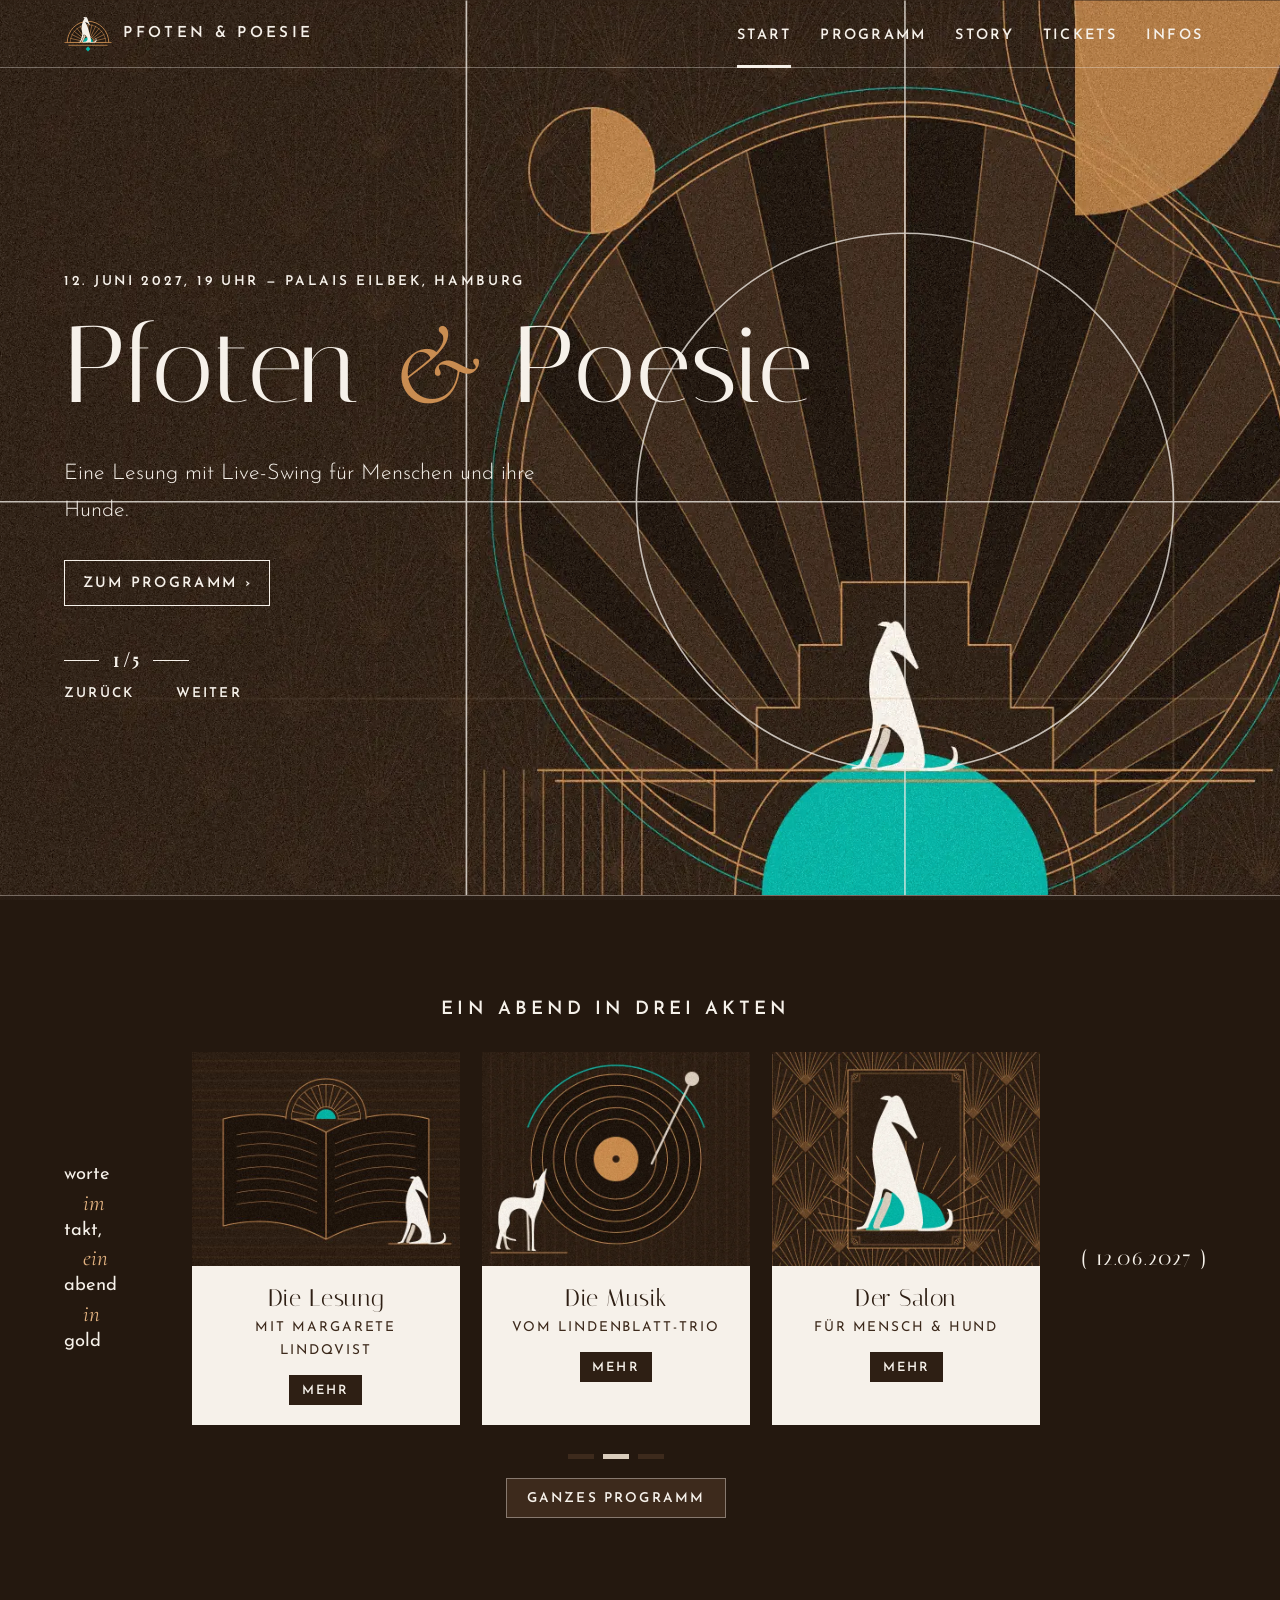
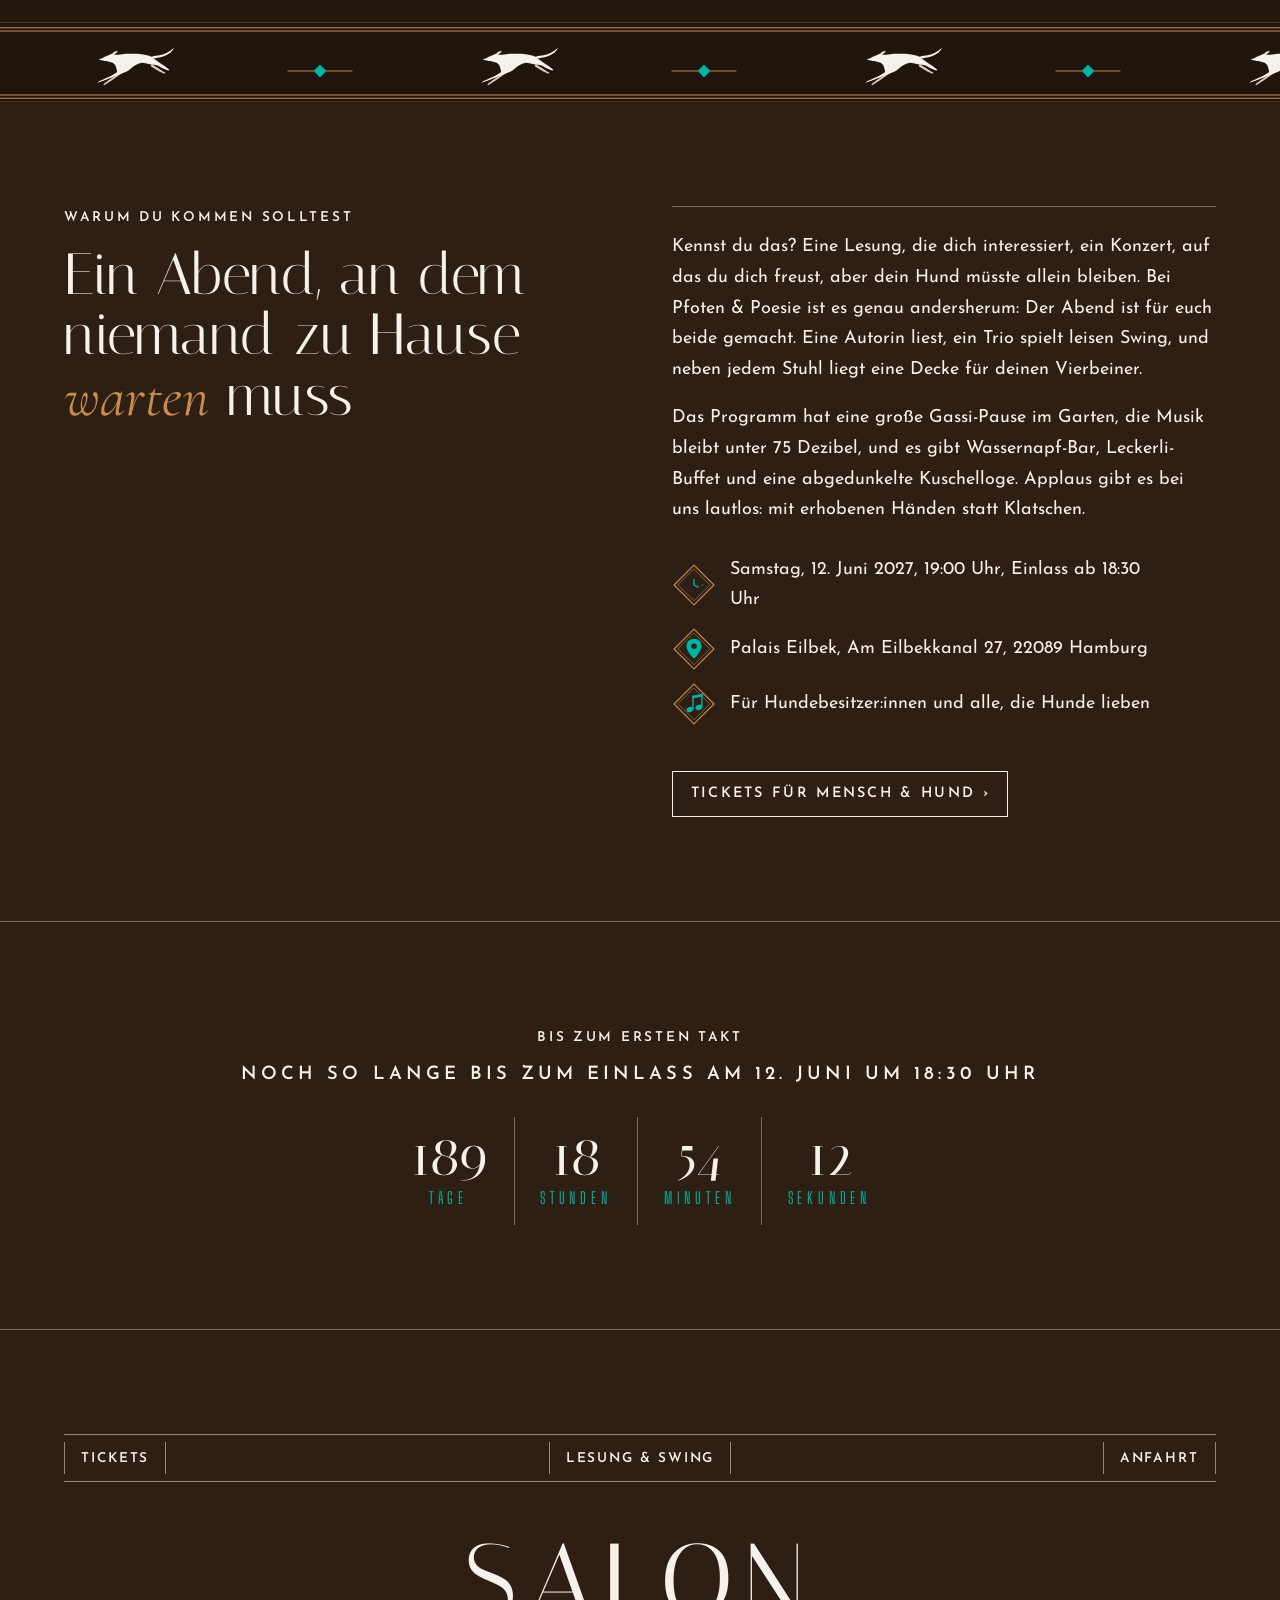
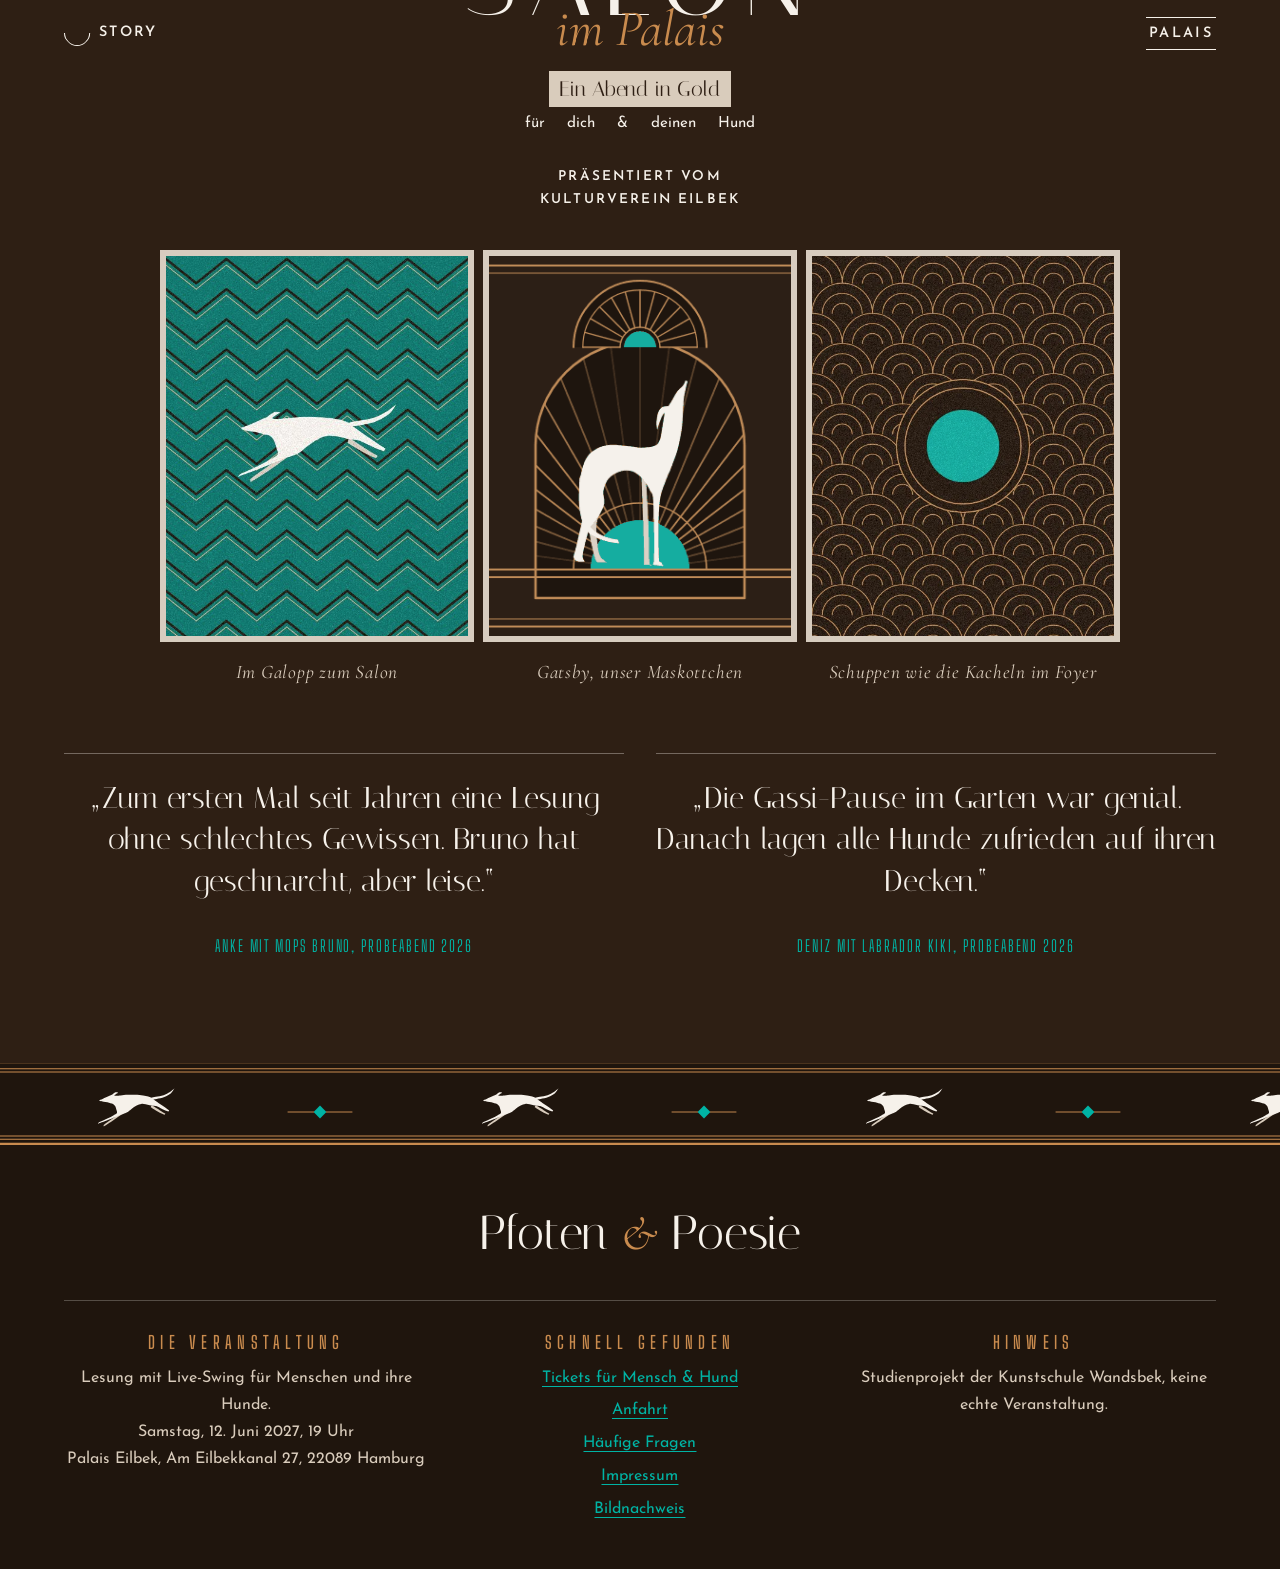
<file: index.html>
<!DOCTYPE html>
<html lang="de">
<head>
<meta charset="utf-8">
<meta name="viewport" content="width=device-width, initial-scale=1">
<title>Pfoten &amp; Poesie – Lesung mit Live-Swing für Hunde</title>
<meta name="description" content="Lesung mit Live-Swing für Hundebesitzer:innen am 12. Juni 2027 im Palais Eilbek Hamburg. Hunde willkommen, Art-déco-Salon.">
<meta name="theme-color" content="#2E1F14">
<link rel="icon" href="svg/favicon.svg?v=bfb8e936" type="image/svg+xml">
<link rel="icon" href="favicon-32.png?v=e1e2f76e" type="image/png" sizes="32x32">
<link rel="apple-touch-icon" href="apple-touch-icon.png?v=04cc0b2b" sizes="180x180">
<link rel="stylesheet" href="css/style.css?v=2e18a355">
<meta property="og:type" content="website">
<meta property="og:title" content="Pfoten &amp; Poesie – Lesung mit Live-Swing für Hunde">
<meta property="og:description" content="Ein Art-déco-Salonabend in Hamburg: Lesung, leiser Live-Swing und ein Saal voller Hunde. 12. Juni 2027 im Palais Eilbek.">
<meta property="og:image" content="img/og-pfoten-poesie.jpg">
<meta property="og:image:width" content="1200">
<meta property="og:image:height" content="630">
<meta property="og:locale" content="de_DE">
<script type="application/ld+json">
{
  "@context": "https://schema.org",
  "@type": "Event",
  "name": "Pfoten & Poesie – Lesung mit Live-Swing für Hundebesitzer:innen",
  "description": "Margarete Lindqvist liest aus „Der Windhund vom Alsterufer“, begleitet vom Lindenblatt-Trio. Hunde sind ausdrücklich willkommen.",
  "startDate": "2027-06-12T19:00:00+02:00",
  "endDate": "2027-06-12T22:30:00+02:00",
  "eventStatus": "https://schema.org/EventScheduled",
  "eventAttendanceMode": "https://schema.org/OfflineEventAttendanceMode",
  "image": "img/og-pfoten-poesie.jpg",
  "location": {
    "@type": "Place",
    "name": "Palais Eilbek",
    "address": {
      "@type": "PostalAddress",
      "streetAddress": "Am Eilbekkanal 27",
      "postalCode": "22089",
      "addressLocality": "Hamburg",
      "addressCountry": "DE"
    }
  },
  "performer": [
    {"@type": "Person", "name": "Margarete Lindqvist"},
    {"@type": "MusicGroup", "name": "Lindenblatt-Trio"}
  ],
  "offers": {
    "@type": "Offer",
    "price": "24.00",
    "priceCurrency": "EUR",
    "url": "tickets.html"
  }
}
</script>
<script src="js/main.js?v=da6be0e7" defer></script>
</head>
<body class="start">
<a class="skip-link" href="#inhalt">Zum Inhalt springen</a>
<header class="kopfleiste">
  <div class="kopf-innen">
    <a class="marke" href="index.html">
      <img src="svg/logo.svg?v=74aabe02" alt="" width="120" height="96">
      <span class="marke-name">Pfoten &amp; Poesie</span>
    </a>
    <nav class="hauptnav" aria-label="Hauptnavigation">
      <ul>
        <li><a href="index.html" aria-current="page">Start</a></li>
        <li><a href="programm.html">Programm</a></li>
        <li><a href="story.html">Story</a></li>
        <li><a href="tickets.html">Tickets</a></li>
        <li><a href="infos.html">Infos</a></li>
      </ul>
    </nav>
  </div>
</header>
<main id="inhalt">
<section class="opener opener-index" aria-labelledby="titel">
  <div class="opener-ebene">
    <div class="opener-buehne">
      <img class="opener-bild" src="img/opener-muster.webp?v=55c0a29c" alt="Art-déco-Grafik: Ein kleiner heller Windhund sitzt mit gesenktem Kopf vor einer Stufenpyramide in einem kupfernen Strahlenkreis." width="1600" height="1000" fetchpriority="high">
      <svg class="opener-linien" viewBox="0 0 1600 1000" aria-hidden="true" focusable="false">
    <circle pathLength="100" cx="1130" cy="560" r="300"/>
    <path pathLength="100" d="M1130,0V1000"/>
    <path pathLength="100" d="M0,560H1600"/>
    <path pathLength="100" d="M640,0V1000"/>
  </svg>
    </div>
  </div>
  <div class="inhalt opener-text">
      <p class="meta"><time datetime="2027-06-12T19:00">12. Juni 2027, 19 Uhr</time> <span aria-hidden="true">—</span> Palais Eilbek, Hamburg</p>
      <h1 id="titel">Pfoten <span class="skript">&amp;</span> Poesie</h1>
      <p class="opener-unterzeile">Eine Lesung mit Live-Swing für Menschen und ihre Hunde.</p>
      <a class="knopf-linie" href="programm.html">Zum Programm <span aria-hidden="true">›</span></a>
      <nav class="blaettern" aria-label="Seitenweise blättern">
        <span class="seitenzahl"><span class="strich" aria-hidden="true"></span>1/5<span class="strich" aria-hidden="true"></span></span>
        <a href="infos.html" rel="prev">Zurück</a>
        <a href="programm.html" rel="next">Weiter</a>
      </nav>
  </div>
</section>

  <section class="abschnitt akte" aria-labelledby="akte-titel">
    <div class="inhalt akte-raster">
      <p class="gedicht"><span>worte</span> <em>im</em> <span>takt,</span> <em>ein</em> <span>abend</span> <em>in</em> <span>gold</span></p>
      <div class="akte-mitte">
        <h2 id="akte-titel" class="titel-klein">Ein Abend in drei Akten</h2>
        <div class="karten-drei">
          <article class="bildkarte">
            <img src="img/karte-lesung.jpg?v=4d590e62" alt="Ein aufgeschlagenes Buch aus Kupferlinien unter einem halben Fächer, daneben sitzt ein kleiner heller Windhund." width="600" height="480" loading="lazy">
            <div class="bildkarte-text">
              <h3>Die Lesung</h3>
              <p class="von">mit Margarete Lindqvist</p>
              <a class="mini-knopf" href="story.html">Mehr</a>
            </div>
          </article>
          <article class="bildkarte">
            <img src="img/karte-musik.webp?v=2dd2f10a" alt="Eine Schallplatte aus konzentrischen Kreisen mit Tonarm, davor lauscht ein stehender Windhund mit erhobenem Kopf." width="600" height="480" loading="lazy">
            <div class="bildkarte-text">
              <h3>Die Musik</h3>
              <p class="von">vom Lindenblatt-Trio</p>
              <a class="mini-knopf" href="programm.html">Mehr</a>
            </div>
          </article>
          <article class="bildkarte">
            <img src="img/karte-salon.webp?v=53caf255" alt="Ein sitzender heller Windhund mit gesenktem Kopf vor einer türkisen Halbsonne, in einem Doppelrahmen auf kupferner Fächertapete." width="600" height="480" loading="lazy">
            <div class="bildkarte-text">
              <h3>Der Salon</h3>
              <p class="von">für Mensch &amp; Hund</p>
              <a class="mini-knopf" href="infos.html#faq">Mehr</a>
            </div>
          </article>
        </div>
        <p class="punkte" aria-hidden="true"><span></span><span class="an"></span><span></span></p>
        <a class="knopf-grau" href="programm.html">Ganzes Programm</a>
      </div>
      <p class="datum-klammer">( <time datetime="2027-06-12">12.06.2027</time> )</p>
    </div>
  </section>

  <div class="fries" aria-hidden="true"></div>

  <section class="abschnitt" aria-labelledby="warum">
    <div class="inhalt editorial">
      <div>
        <p class="meta">Warum du kommen solltest</p>
        <h2 id="warum">Ein Abend, an dem niemand zu Hause <span class="skript">warten</span> muss</h2>
      </div>
      <div class="editorial-text">
        <p>Kennst du das? Eine Lesung, die dich interessiert, ein Konzert, auf das du dich freust, aber dein Hund müsste allein bleiben. Bei Pfoten &amp; Poesie ist es genau andersherum: Der Abend ist für euch beide gemacht. Eine Autorin liest, ein Trio spielt leisen Swing, und neben jedem Stuhl liegt eine Decke für deinen Vierbeiner.</p>
        <p>Das Programm hat eine große Gassi-Pause im Garten, die Musik bleibt unter 75 Dezibel, und es gibt Wassernapf-Bar, Leckerli-Buffet und eine abgedunkelte Kuschelloge. Applaus gibt es bei uns lautlos: mit erhobenen Händen statt Klatschen.</p>
        <ul class="eckdaten">
          <li><img src="svg/icon-uhr.svg?v=6124c18a" alt="" width="64" height="64"><span><time datetime="2027-06-12T19:00">Samstag, 12. Juni 2027, 19:00 Uhr</time>, Einlass ab <time datetime="2027-06-12T18:30">18:30 Uhr</time></span></li>
          <li><img src="svg/icon-ort.svg?v=16bba193" alt="" width="64" height="64"><span>Palais Eilbek, Am Eilbekkanal 27, 22089 Hamburg</span></li>
          <li><img src="svg/icon-note.svg?v=318f5700" alt="" width="64" height="64"><span>Für Hundebesitzer:innen und alle, die Hunde lieben</span></li>
        </ul>
        <a class="knopf-linie" href="tickets.html">Tickets für Mensch &amp; Hund <span aria-hidden="true">›</span></a>
      </div>
    </div>
  </section>

  <section class="abschnitt countdown-band" aria-labelledby="countdown-titel">
    <div class="inhalt zentriert">
      <p class="meta">Bis zum ersten Takt</p>
      <h2 id="countdown-titel" class="titel-klein">Noch so lange bis zum Einlass am <time datetime="2027-06-12T18:30">12. Juni um 18:30 Uhr</time></h2>
      <ul class="countdown" data-countdown="2027-06-12T18:30:00+02:00">
        <li><span class="zahl" data-tage>–</span> <span class="einheit">Tage</span></li>
        <li><span class="zahl" data-stunden>–</span> <span class="einheit">Stunden</span></li>
        <li><span class="zahl" data-minuten>–</span> <span class="einheit">Minuten</span></li>
        <li><span class="zahl" data-sekunden>–</span> <span class="einheit">Sekunden</span></li>
      </ul>
    </div>
  </section>

  <section class="abschnitt salon" aria-labelledby="salon-titel">
    <div class="inhalt">
      <ul class="segmentleiste">
        <li><a href="tickets.html">Tickets</a></li>
        <li><a href="programm.html#ablauf">Lesung &amp; Swing</a></li>
        <li><a href="infos.html#anfahrt">Anfahrt</a></li>
      </ul>
      <div class="logotyp-zeile">
        <a class="bogen-label" href="story.html">Story</a>
        <div class="logotyp-mitte">
          <h2 id="salon-titel" class="logotyp"><span class="gross">Salon</span> <span class="skript">im Palais</span></h2>
          <p class="hervorhebung">Ein Abend in Gold</p>
          <p class="gesperrt"><span>für</span> <span>dich</span> <span>&amp;</span> <span>deinen</span> <span>Hund</span></p>
        </div>
        <a class="unterstrich-label" href="infos.html#anfahrt">Palais</a>
      </div>
      <p class="praesentiert">Präsentiert vom<br>Kulturverein Eilbek</p>
      <div class="galerie">
        <figure>
          <img src="img/muster-chevron.jpg?v=9f8db6a2" alt="Ein heller Windhund rennt über kupferne Zickzack-Linien auf dunklem Türkis." width="500" height="640" loading="lazy">
          <figcaption>Im Galopp zum Salon</figcaption>
        </figure>
        <figure>
          <img src="img/strahlen.gif?v=622ddc6f" alt="Animiertes Bild: Ein Windhund steht mit erhobenem Kopf unter einem Bogen, hinter ihm leuchten Strahlen nacheinander auf." width="400" height="400" loading="lazy">
          <figcaption>Gatsby, unser Maskottchen</figcaption>
        </figure>
        <figure>
          <img src="img/muster-schuppen.webp?v=b5f37b55" alt="Muster: Schuppen aus kupfernen Halbkreisen mit einer türkisen Scheibe in der Mitte." width="500" height="640" loading="lazy">
          <figcaption>Schuppen wie die Kacheln im Foyer</figcaption>
        </figure>
      </div>
      <div class="stimmen">
        <figure class="zitat">
          <blockquote><p>„Zum ersten Mal seit Jahren eine Lesung ohne schlechtes Gewissen. Bruno hat geschnarcht, aber leise.“</p></blockquote>
          <figcaption>Anke mit Mops Bruno, Probeabend 2026</figcaption>
        </figure>
        <figure class="zitat">
          <blockquote><p>„Die Gassi-Pause im Garten war genial. Danach lagen alle Hunde zufrieden auf ihren Decken.“</p></blockquote>
          <figcaption>Deniz mit Labrador Kiki, Probeabend 2026</figcaption>
        </figure>
      </div>
    </div>
  </section>
</main>
<div class="fries" aria-hidden="true"></div>
<footer class="seitenfuss">
  <div class="inhalt">
    <p class="fuss-logo" aria-hidden="true">Pfoten <span>&amp;</span> Poesie</p>
    <div class="spalten">
    <section aria-labelledby="fuss-event">
      <h2 id="fuss-event">Die Veranstaltung</h2>
      <p class="klein">Lesung mit Live-Swing für Menschen und ihre Hunde.<br>
      <time datetime="2027-06-12T19:00">Samstag, 12. Juni 2027, 19 Uhr</time><br>
      Palais Eilbek, Am Eilbekkanal 27, 22089 Hamburg</p>
    </section>
    <section aria-labelledby="fuss-links">
      <h2 id="fuss-links">Schnell gefunden</h2>
      <ul>
        <li><a href="tickets.html">Tickets für Mensch &amp; Hund</a></li>
        <li><a href="infos.html#anfahrt">Anfahrt</a></li>
        <li><a href="infos.html#faq">Häufige Fragen</a></li>
        <li><a href="infos.html#impressum">Impressum</a></li>
        <li><a href="infos.html#bildnachweis">Bildnachweis</a></li>
      </ul>
    </section>
    <section aria-labelledby="fuss-hinweis">
      <h2 id="fuss-hinweis">Hinweis</h2>
      <p class="klein">Studienprojekt der Kunstschule Wandsbek, keine echte Veranstaltung.</p>
    </section>
    </div>
  </div>
</footer>
</body>
</html>
</file>
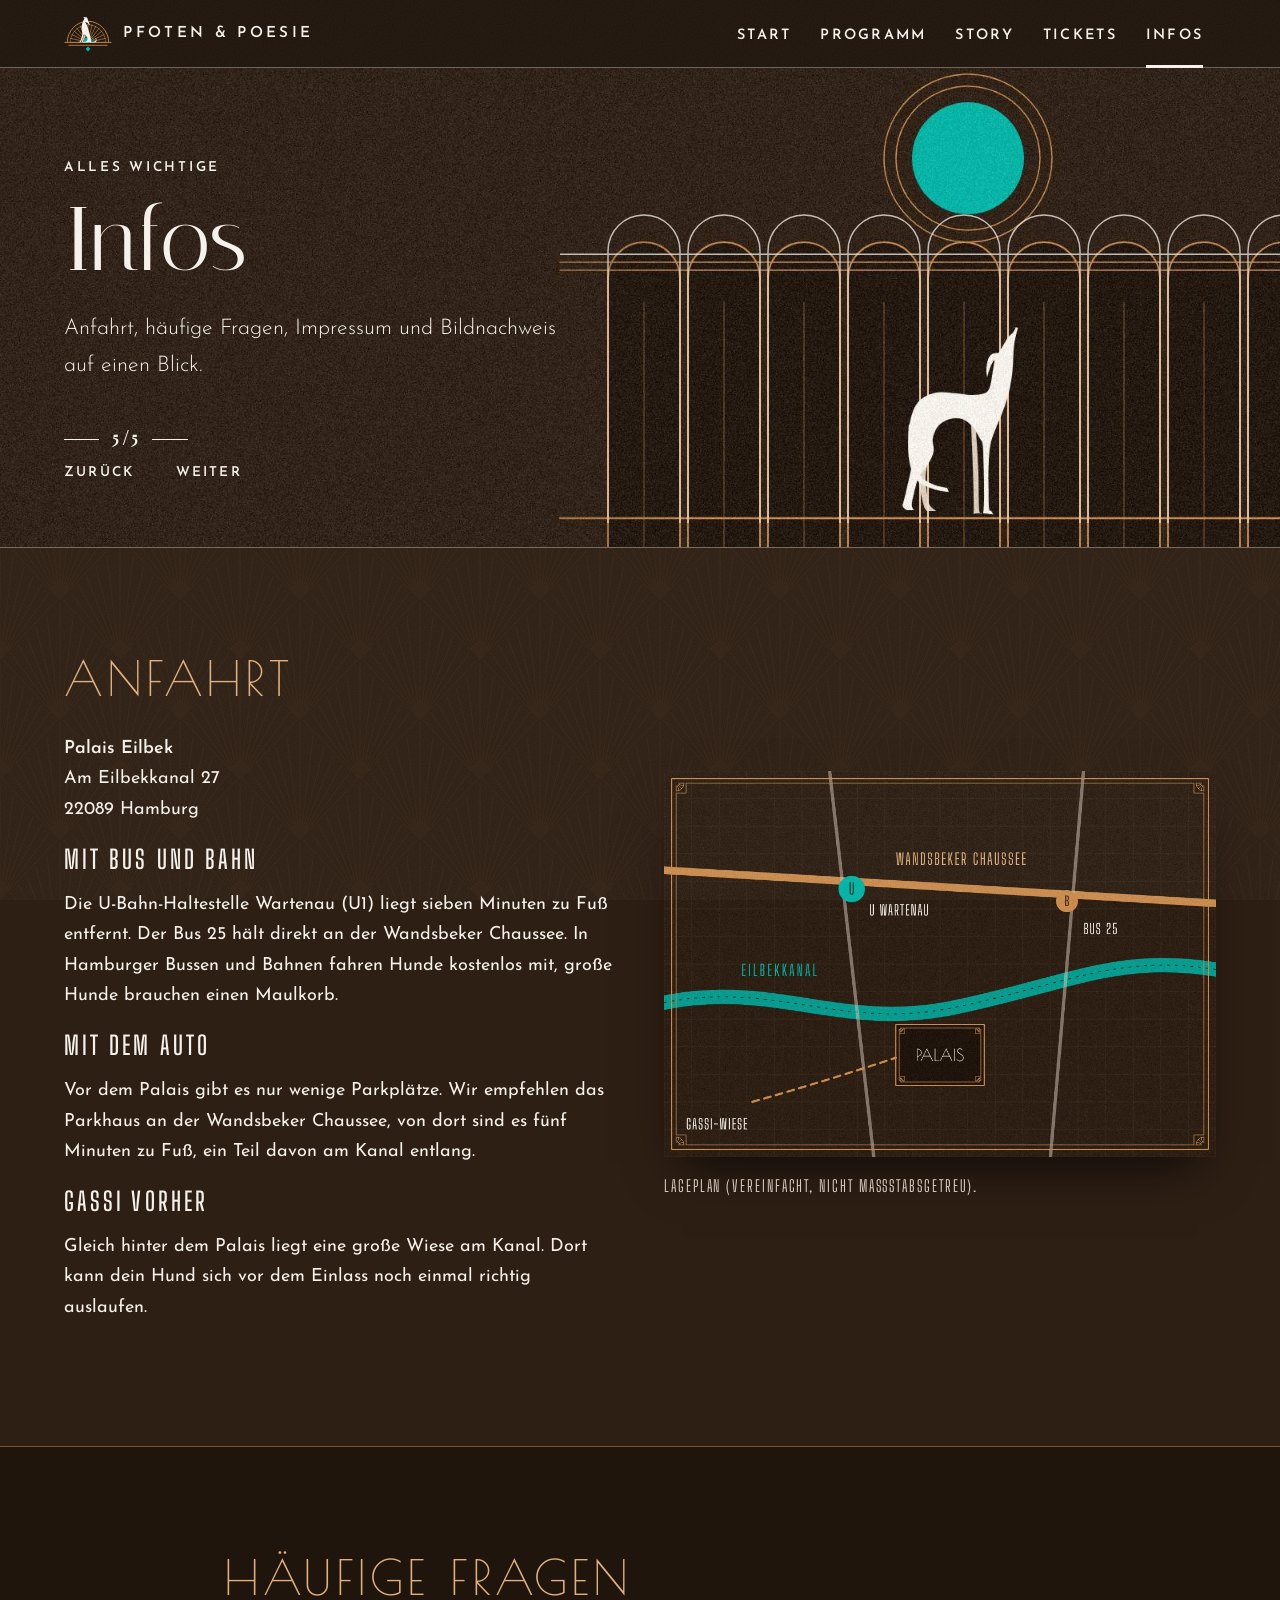
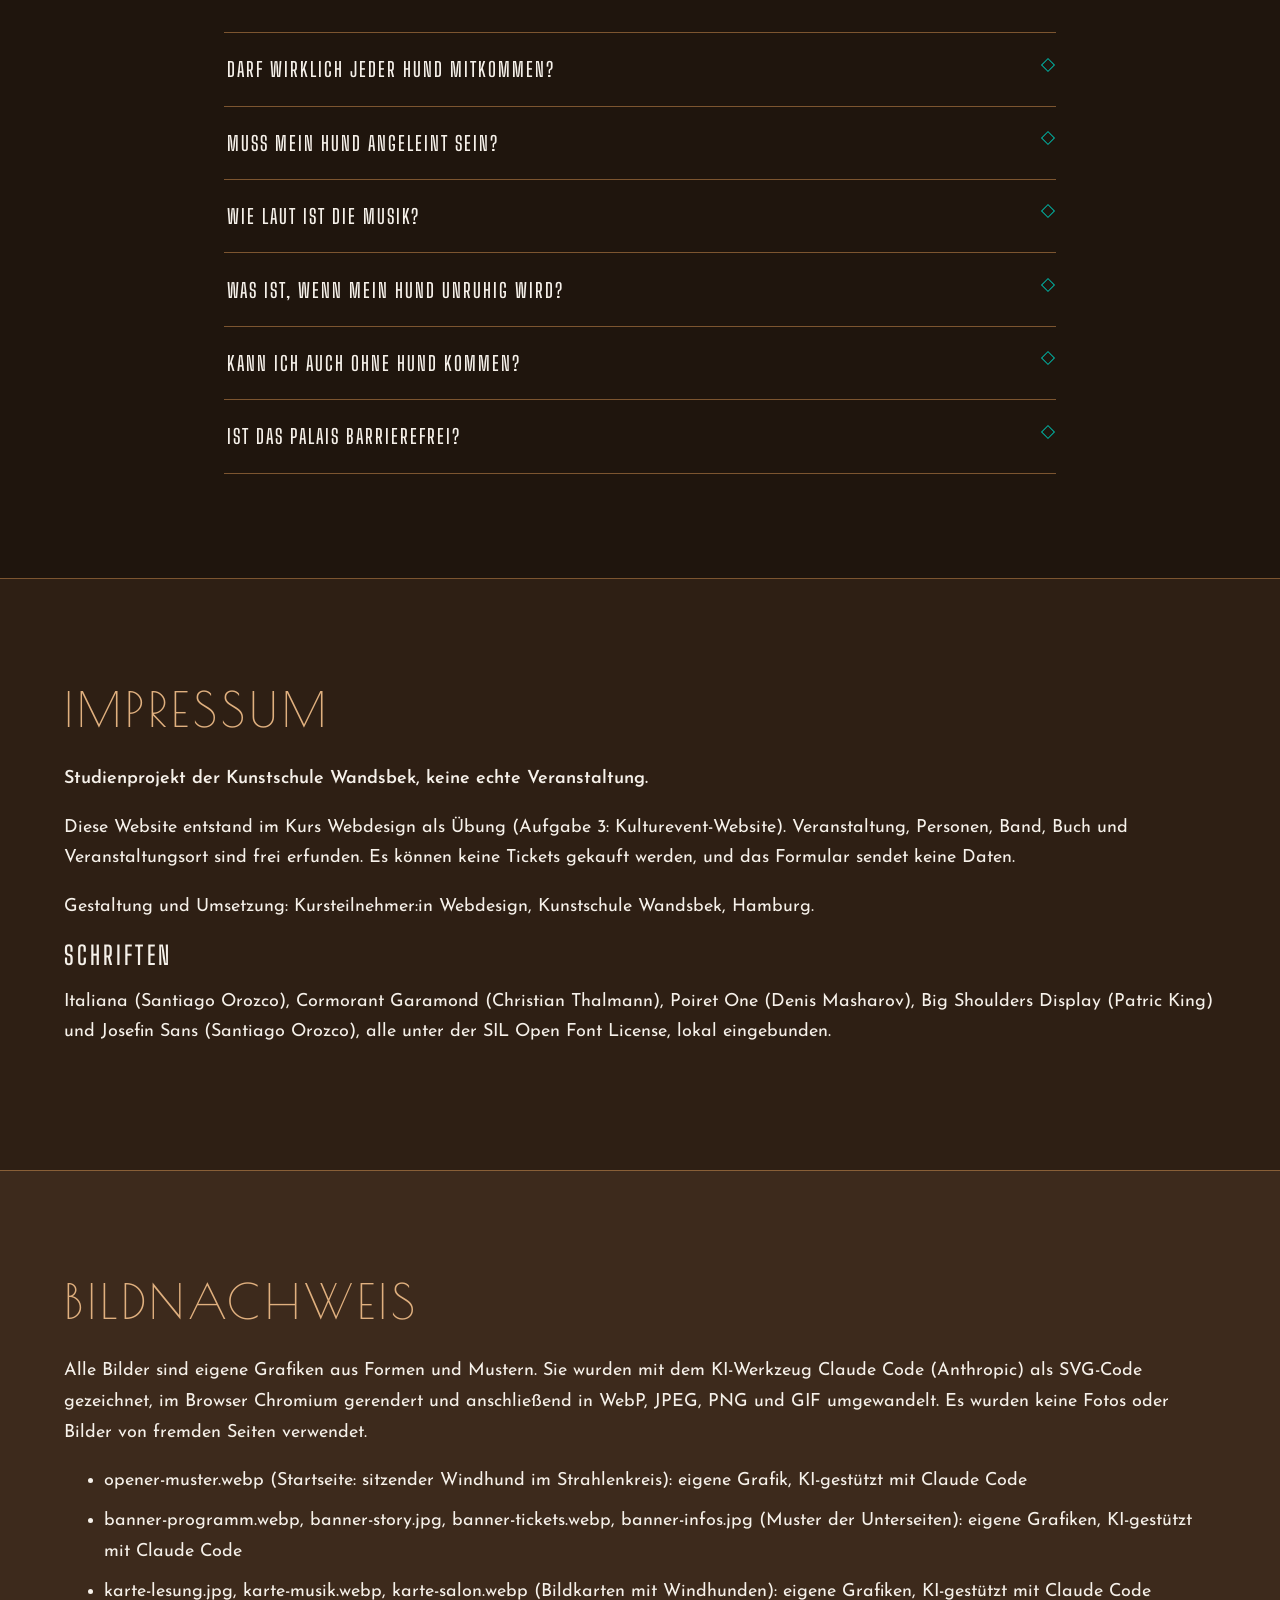
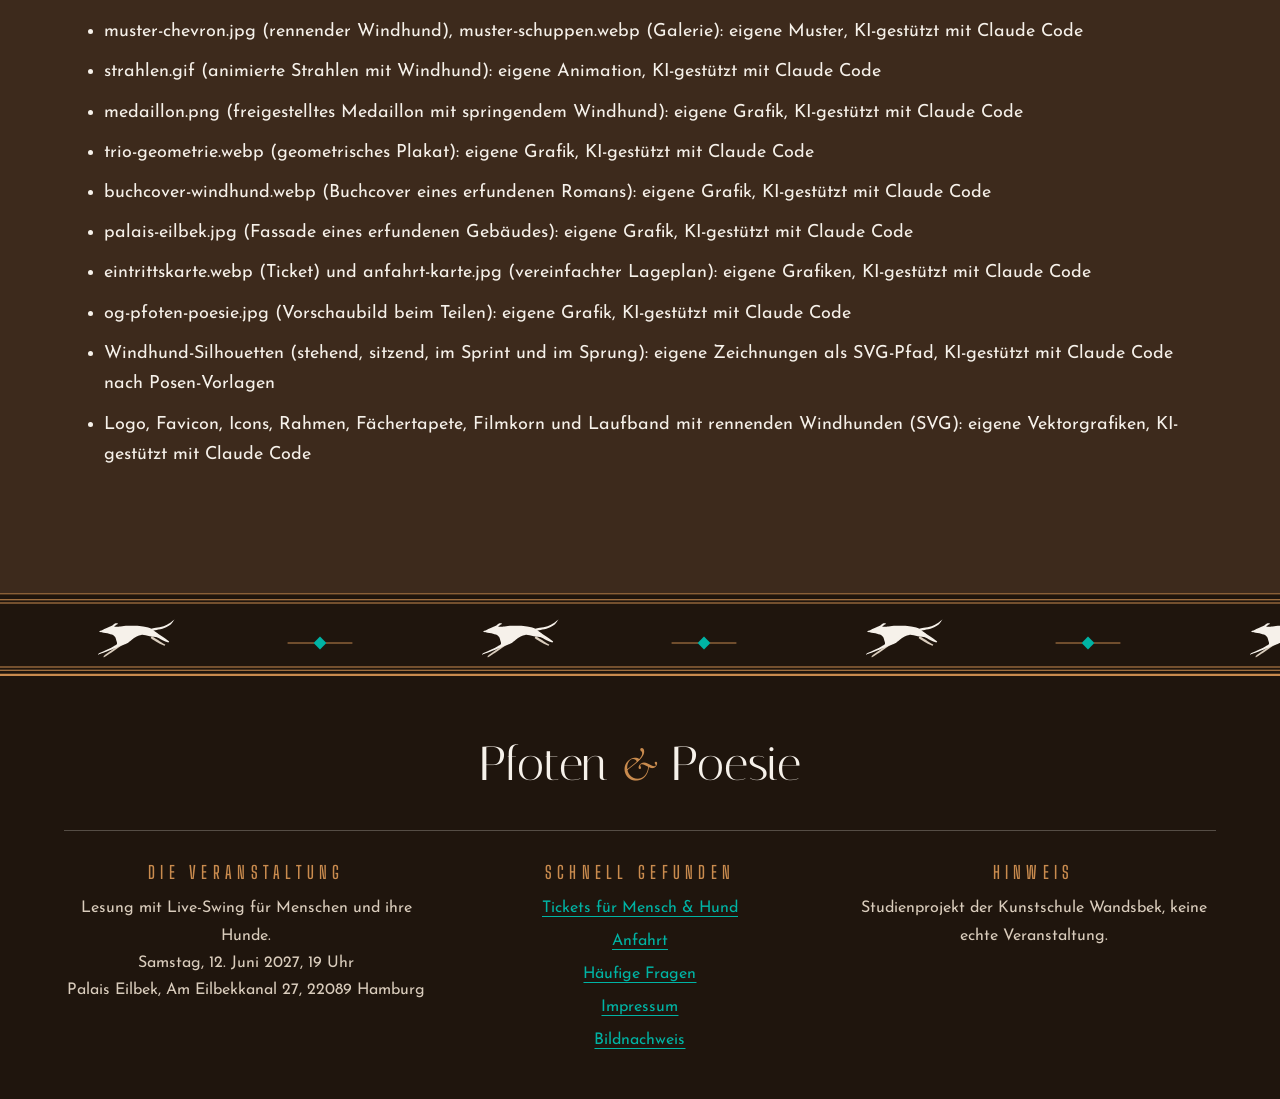
<file: infos.html>
<!DOCTYPE html>
<html lang="de">
<head>
<meta charset="utf-8">
<meta name="viewport" content="width=device-width, initial-scale=1">
<title>Anfahrt, FAQ &amp; Impressum – Pfoten &amp; Poesie</title>
<meta name="description" content="Anfahrt zum Palais Eilbek, häufige Fragen zu Hunden im Saal, Impressum und Bildnachweis für die Lesenacht Pfoten & Poesie.">
<meta name="theme-color" content="#2E1F14">
<link rel="icon" href="svg/favicon.svg?v=bfb8e936" type="image/svg+xml">
<link rel="icon" href="favicon-32.png?v=e1e2f76e" type="image/png" sizes="32x32">
<link rel="apple-touch-icon" href="apple-touch-icon.png?v=04cc0b2b" sizes="180x180">
<link rel="stylesheet" href="css/style.css?v=2e18a355">
<script src="js/main.js?v=da6be0e7" defer></script>
</head>
<body>
<a class="skip-link" href="#inhalt">Zum Inhalt springen</a>
<header class="kopfleiste">
  <div class="kopf-innen">
    <a class="marke" href="index.html">
      <img src="svg/logo.svg?v=74aabe02" alt="" width="120" height="96">
      <span class="marke-name">Pfoten &amp; Poesie</span>
    </a>
    <nav class="hauptnav" aria-label="Hauptnavigation">
      <ul>
        <li><a href="index.html">Start</a></li>
        <li><a href="programm.html">Programm</a></li>
        <li><a href="story.html">Story</a></li>
        <li><a href="tickets.html">Tickets</a></li>
        <li><a href="infos.html" aria-current="page">Infos</a></li>
      </ul>
    </nav>
  </div>
</header>
<main id="inhalt">
<section class="opener opener-infos opener-klein" aria-labelledby="titel">
  <div class="opener-ebene">
    <div class="opener-buehne">
      <img class="opener-bild" src="img/banner-infos.jpg?v=949af7df" alt="" width="1600" height="640" fetchpriority="high">
      <svg class="opener-linien" viewBox="0 0 1600 640" aria-hidden="true" focusable="false">
    <path pathLength="100" transform="translate(0,-34)" d="M760,640V300A45,45 0 0 1 850,300V640"/>
    <path pathLength="100" transform="translate(0,-34)" d="M860,640V300A45,45 0 0 1 950,300V640"/>
    <path pathLength="100" transform="translate(0,-34)" d="M960,640V300A45,45 0 0 1 1050,300V640"/>
    <path pathLength="100" transform="translate(0,-34)" d="M1060,640V300A45,45 0 0 1 1150,300V640"/>
    <path pathLength="100" transform="translate(0,-34)" d="M1160,640V300A45,45 0 0 1 1250,300V640"/>
    <path pathLength="100" transform="translate(0,-34)" d="M1260,640V300A45,45 0 0 1 1350,300V640"/>
    <path pathLength="100" transform="translate(0,-34)" d="M1360,640V300A45,45 0 0 1 1450,300V640"/>
    <path pathLength="100" transform="translate(0,-34)" d="M1460,640V300A45,45 0 0 1 1550,300V640"/>
    <path pathLength="100" transform="translate(0,-34)" d="M1560,640V300A45,45 0 0 1 1650,300V640"/>
    <path pathLength="100" d="M700,270H1600"/>
  </svg>
    </div>
  </div>
  <div class="inhalt opener-text">
      <p class="meta">Alles Wichtige</p>
      <h1 id="titel">Infos</h1>
      <p class="opener-unterzeile">Anfahrt, häufige Fragen, Impressum und Bildnachweis auf einen Blick.</p>
      <nav class="blaettern" aria-label="Seitenweise blättern">
        <span class="seitenzahl"><span class="strich" aria-hidden="true"></span>5/5<span class="strich" aria-hidden="true"></span></span>
        <a href="tickets.html" rel="prev">Zurück</a>
        <a href="index.html" rel="next">Weiter</a>
      </nav>
  </div>
</section>

  <section id="anfahrt" class="abschnitt" aria-labelledby="anfahrt-titel">
    <div class="inhalt zweispaltig">
      <div>
        <h2 id="anfahrt-titel">Anfahrt</h2>
        <p><strong>Palais Eilbek</strong><br>Am Eilbekkanal 27<br>22089 Hamburg</p>
        <h3>Mit Bus und Bahn</h3>
        <p>Die U-Bahn-Haltestelle Wartenau (U1) liegt sieben Minuten zu Fuß entfernt. Der Bus 25 hält direkt an der Wandsbeker Chaussee. In Hamburger Bussen und Bahnen fahren Hunde kostenlos mit, große Hunde brauchen einen Maulkorb.</p>
        <h3>Mit dem Auto</h3>
        <p>Vor dem Palais gibt es nur wenige Parkplätze. Wir empfehlen das Parkhaus an der Wandsbeker Chaussee, von dort sind es fünf Minuten zu Fuß, ein Teil davon am Kanal entlang.</p>
        <h3>Gassi vorher</h3>
        <p>Gleich hinter dem Palais liegt eine große Wiese am Kanal. Dort kann dein Hund sich vor dem Einlass noch einmal richtig auslaufen.</p>
      </div>
      <figure>
        <img class="bild-schatten" src="img/anfahrt-karte.jpg?v=852c8900" alt="Stilisierter Lageplan: Palais Eilbek am Eilbekkanal, nördlich die Wandsbeker Chaussee mit U-Bahn Wartenau und Bushaltestelle, südwestlich die Gassi-Wiese." width="1000" height="700" loading="lazy">
        <figcaption>Lageplan (vereinfacht, nicht maßstabsgetreu).</figcaption>
      </figure>
    </div>
  </section>

  <section id="faq" class="abschnitt tief-bereich" aria-labelledby="faq-titel">
    <div class="inhalt faq">
      <h2 id="faq-titel">Häufige Fragen</h2>
      <details>
        <summary>Darf wirklich jeder Hund mitkommen?</summary>
        <p>Ja, solange er geimpft und haftpflichtversichert ist und sich in Gesellschaft anderer Hunde wohlfühlt. Läufige Hündinnen bleiben an diesem Abend bitte zu Hause, damit es entspannt bleibt.</p>
      </details>
      <details>
        <summary>Muss mein Hund angeleint sein?</summary>
        <p>Im Saal ja, damit niemand über Leinen stolpert und alle Hunde auf ihren Decken bleiben. Im eingezäunten Garten dürfen verträgliche Hunde während der Gassi-Pause frei laufen.</p>
      </details>
      <details>
        <summary>Wie laut ist die Musik?</summary>
        <p>Das Trio spielt ohne Schlagzeug und bleibt unter 75 Dezibel, das ist etwa so laut wie ein Gespräch in einem Café. Wer es noch ruhiger mag, sitzt in der Kuschelloge im Nebenraum.</p>
      </details>
      <details>
        <summary>Was ist, wenn mein Hund unruhig wird?</summary>
        <p>Kein Problem. Hundetrainerin Jule Brandt ist den ganzen Abend vor Ort. Du kannst jederzeit kurz in den Garten gehen, die Türen bleiben offen.</p>
      </details>
      <details>
        <summary>Kann ich auch ohne Hund kommen?</summary>
        <p>Natürlich. Auch Hundefreund:innen ohne eigenen Hund sind herzlich willkommen. Du solltest nur kein Problem damit haben, dass neben dir ein Hund schnarcht.</p>
      </details>
      <details>
        <summary>Ist das Palais barrierefrei?</summary>
        <p>Ja. Der Saal ist ebenerdig erreichbar, es gibt eine barrierefreie Toilette, und Assistenzhunde sind selbstverständlich immer willkommen.</p>
      </details>
    </div>
  </section>

  <section id="impressum" class="abschnitt" aria-labelledby="impressum-titel">
    <div class="inhalt">
      <h2 id="impressum-titel">Impressum</h2>
      <p><strong>Studienprojekt der Kunstschule Wandsbek, keine echte Veranstaltung.</strong></p>
      <p>Diese Website entstand im Kurs Webdesign als Übung (Aufgabe 3: Kulturevent-Website). Veranstaltung, Personen, Band, Buch und Veranstaltungsort sind frei erfunden. Es können keine Tickets gekauft werden, und das Formular sendet keine Daten.</p>
      <p>Gestaltung und Umsetzung: Kursteilnehmer:in Webdesign, Kunstschule Wandsbek, Hamburg.</p>
      <h3>Schriften</h3>
      <p>Italiana (Santiago Orozco), Cormorant Garamond (Christian Thalmann), Poiret One (Denis Masharov), Big Shoulders Display (Patric King) und Josefin Sans (Santiago Orozco), alle unter der SIL Open Font License, lokal eingebunden.</p>
    </div>
  </section>

  <section id="bildnachweis" class="abschnitt weich-bereich" aria-labelledby="bild-titel">
    <div class="inhalt">
      <h2 id="bild-titel">Bildnachweis</h2>
      <p>Alle Bilder sind eigene Grafiken aus Formen und Mustern. Sie wurden mit dem KI-Werkzeug Claude Code (Anthropic) als SVG-Code gezeichnet, im Browser Chromium gerendert und anschließend in WebP, JPEG, PNG und GIF umgewandelt. Es wurden keine Fotos oder Bilder von fremden Seiten verwendet.</p>
      <ul class="bildnachweis">
        <li>opener-muster.webp (Startseite: sitzender Windhund im Strahlenkreis): eigene Grafik, KI-gestützt mit Claude Code</li>
        <li>banner-programm.webp, banner-story.jpg, banner-tickets.webp, banner-infos.jpg (Muster der Unterseiten): eigene Grafiken, KI-gestützt mit Claude Code</li>
        <li>karte-lesung.jpg, karte-musik.webp, karte-salon.webp (Bildkarten mit Windhunden): eigene Grafiken, KI-gestützt mit Claude Code</li>
        <li>muster-chevron.jpg (rennender Windhund), muster-schuppen.webp (Galerie): eigene Muster, KI-gestützt mit Claude Code</li>
        <li>strahlen.gif (animierte Strahlen mit Windhund): eigene Animation, KI-gestützt mit Claude Code</li>
        <li>medaillon.png (freigestelltes Medaillon mit springendem Windhund): eigene Grafik, KI-gestützt mit Claude Code</li>
        <li>trio-geometrie.webp (geometrisches Plakat): eigene Grafik, KI-gestützt mit Claude Code</li>
        <li>buchcover-windhund.webp (Buchcover eines erfundenen Romans): eigene Grafik, KI-gestützt mit Claude Code</li>
        <li>palais-eilbek.jpg (Fassade eines erfundenen Gebäudes): eigene Grafik, KI-gestützt mit Claude Code</li>
        <li>eintrittskarte.webp (Ticket) und anfahrt-karte.jpg (vereinfachter Lageplan): eigene Grafiken, KI-gestützt mit Claude Code</li>
        <li>og-pfoten-poesie.jpg (Vorschaubild beim Teilen): eigene Grafik, KI-gestützt mit Claude Code</li>
        <li>Windhund-Silhouetten (stehend, sitzend, im Sprint und im Sprung): eigene Zeichnungen als SVG-Pfad, KI-gestützt mit Claude Code nach Posen-Vorlagen</li>
        <li>Logo, Favicon, Icons, Rahmen, Fächertapete, Filmkorn und Laufband mit rennenden Windhunden (SVG): eigene Vektorgrafiken, KI-gestützt mit Claude Code</li>
      </ul>
    </div>
  </section>
</main>
<div class="fries" aria-hidden="true"></div>
<footer class="seitenfuss">
  <div class="inhalt">
    <p class="fuss-logo" aria-hidden="true">Pfoten <span>&amp;</span> Poesie</p>
    <div class="spalten">
    <section aria-labelledby="fuss-event">
      <h2 id="fuss-event">Die Veranstaltung</h2>
      <p class="klein">Lesung mit Live-Swing für Menschen und ihre Hunde.<br>
      <time datetime="2027-06-12T19:00">Samstag, 12. Juni 2027, 19 Uhr</time><br>
      Palais Eilbek, Am Eilbekkanal 27, 22089 Hamburg</p>
    </section>
    <section aria-labelledby="fuss-links">
      <h2 id="fuss-links">Schnell gefunden</h2>
      <ul>
        <li><a href="tickets.html">Tickets für Mensch &amp; Hund</a></li>
        <li><a href="infos.html#anfahrt">Anfahrt</a></li>
        <li><a href="infos.html#faq">Häufige Fragen</a></li>
        <li><a href="infos.html#impressum">Impressum</a></li>
        <li><a href="infos.html#bildnachweis">Bildnachweis</a></li>
      </ul>
    </section>
    <section aria-labelledby="fuss-hinweis">
      <h2 id="fuss-hinweis">Hinweis</h2>
      <p class="klein">Studienprojekt der Kunstschule Wandsbek, keine echte Veranstaltung.</p>
    </section>
    </div>
  </div>
</footer>
</body>
</html>
</file>
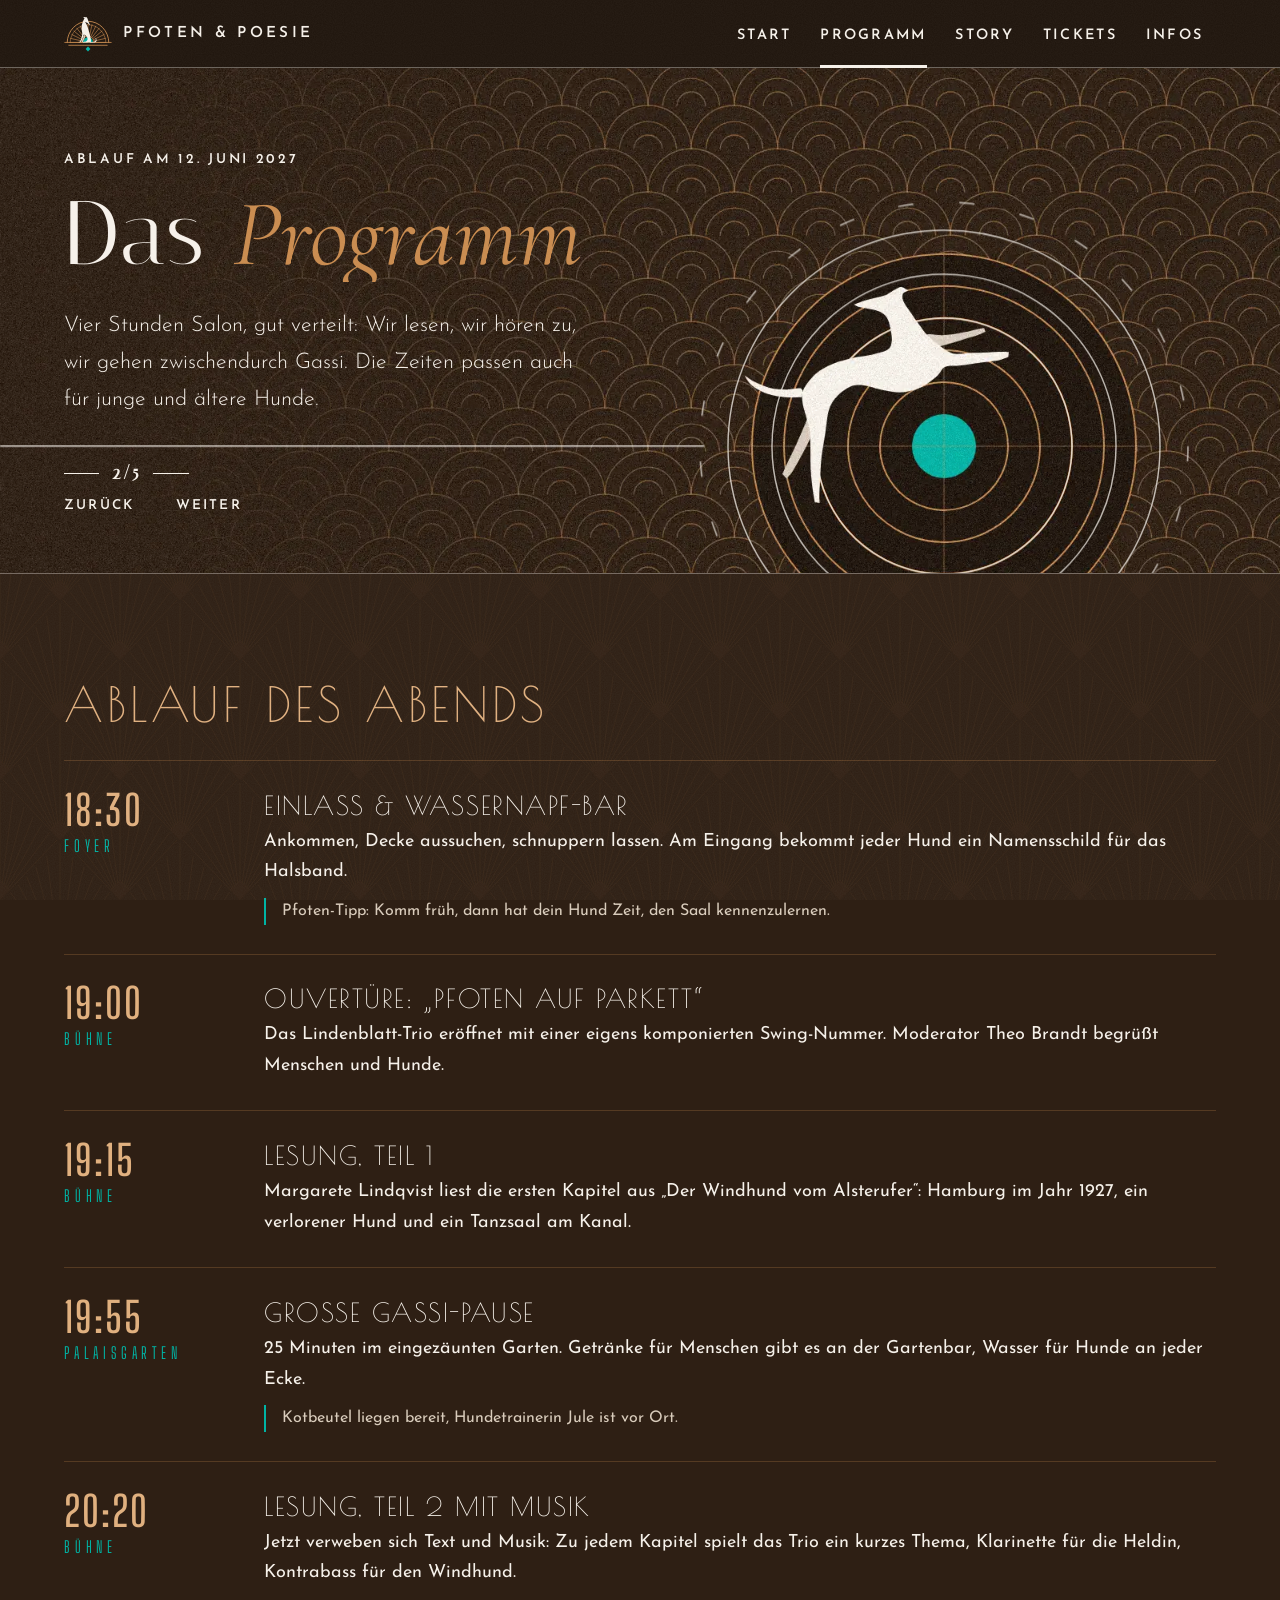
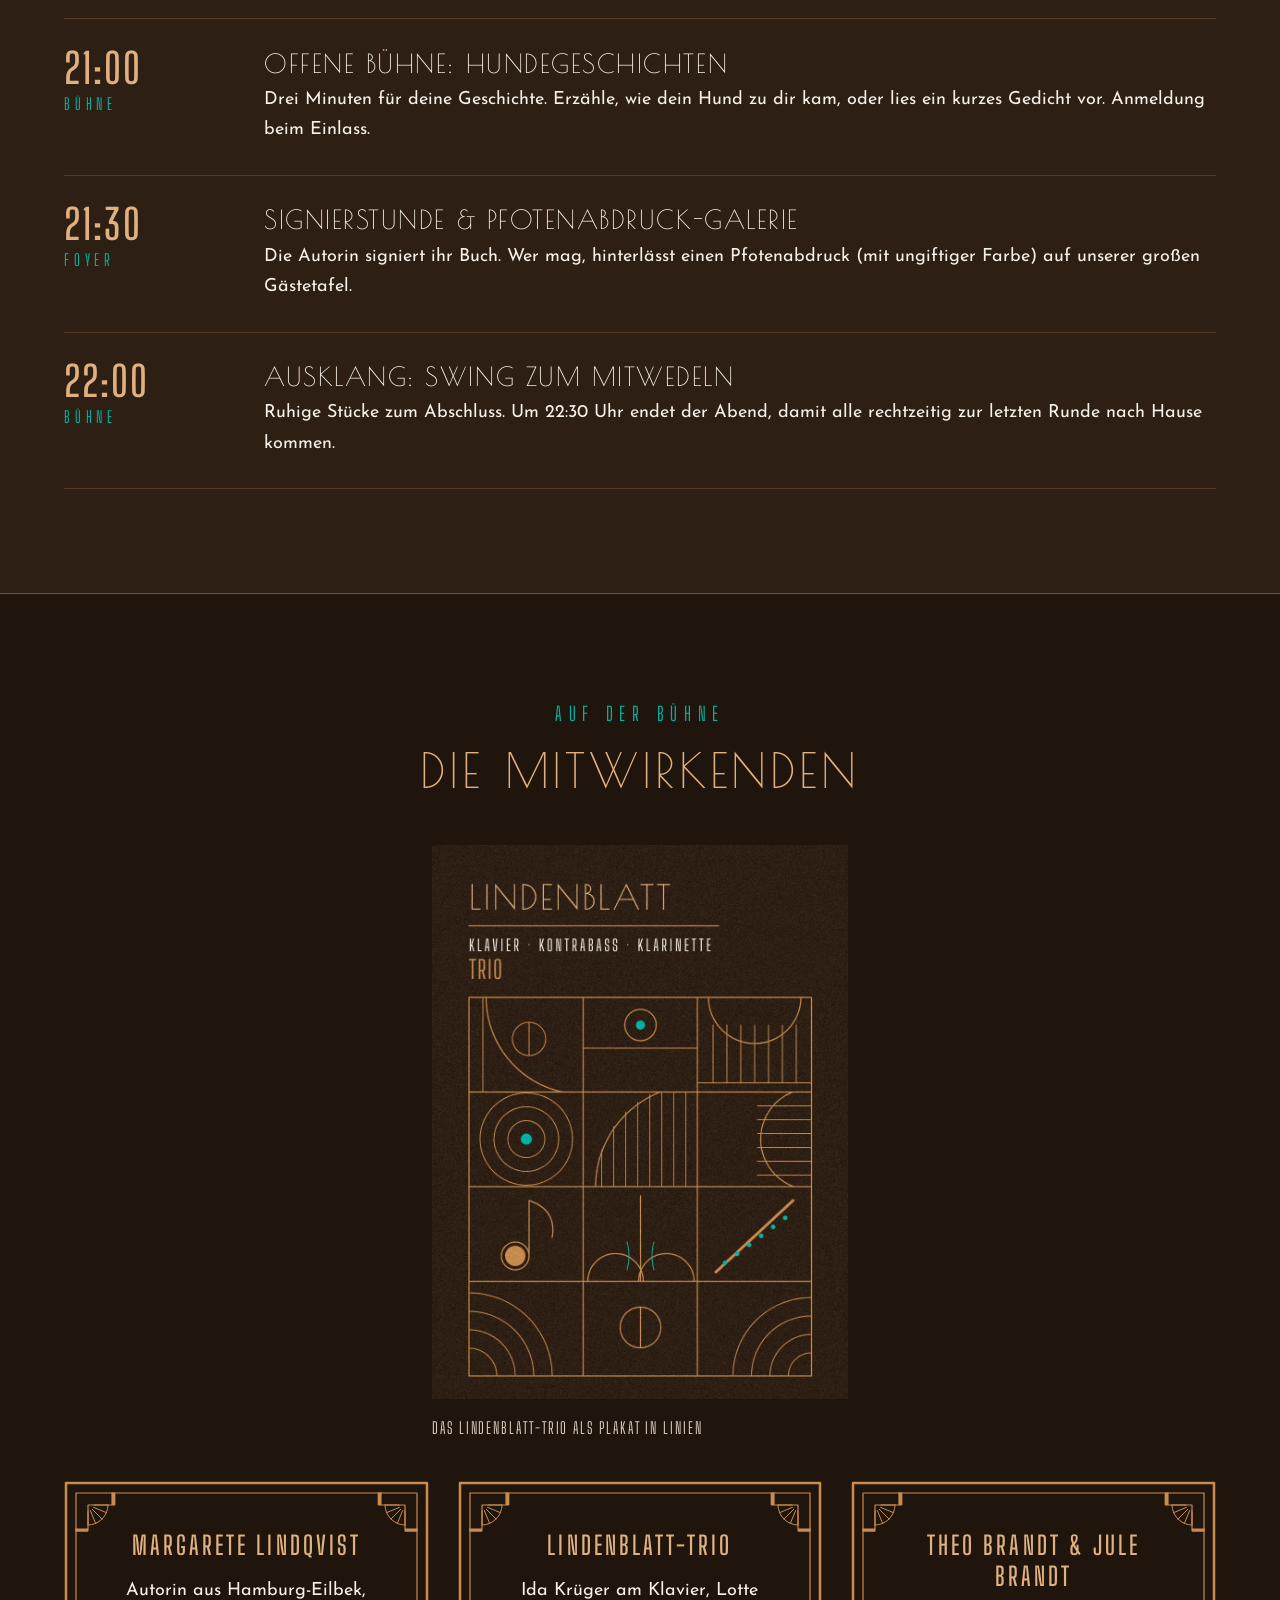
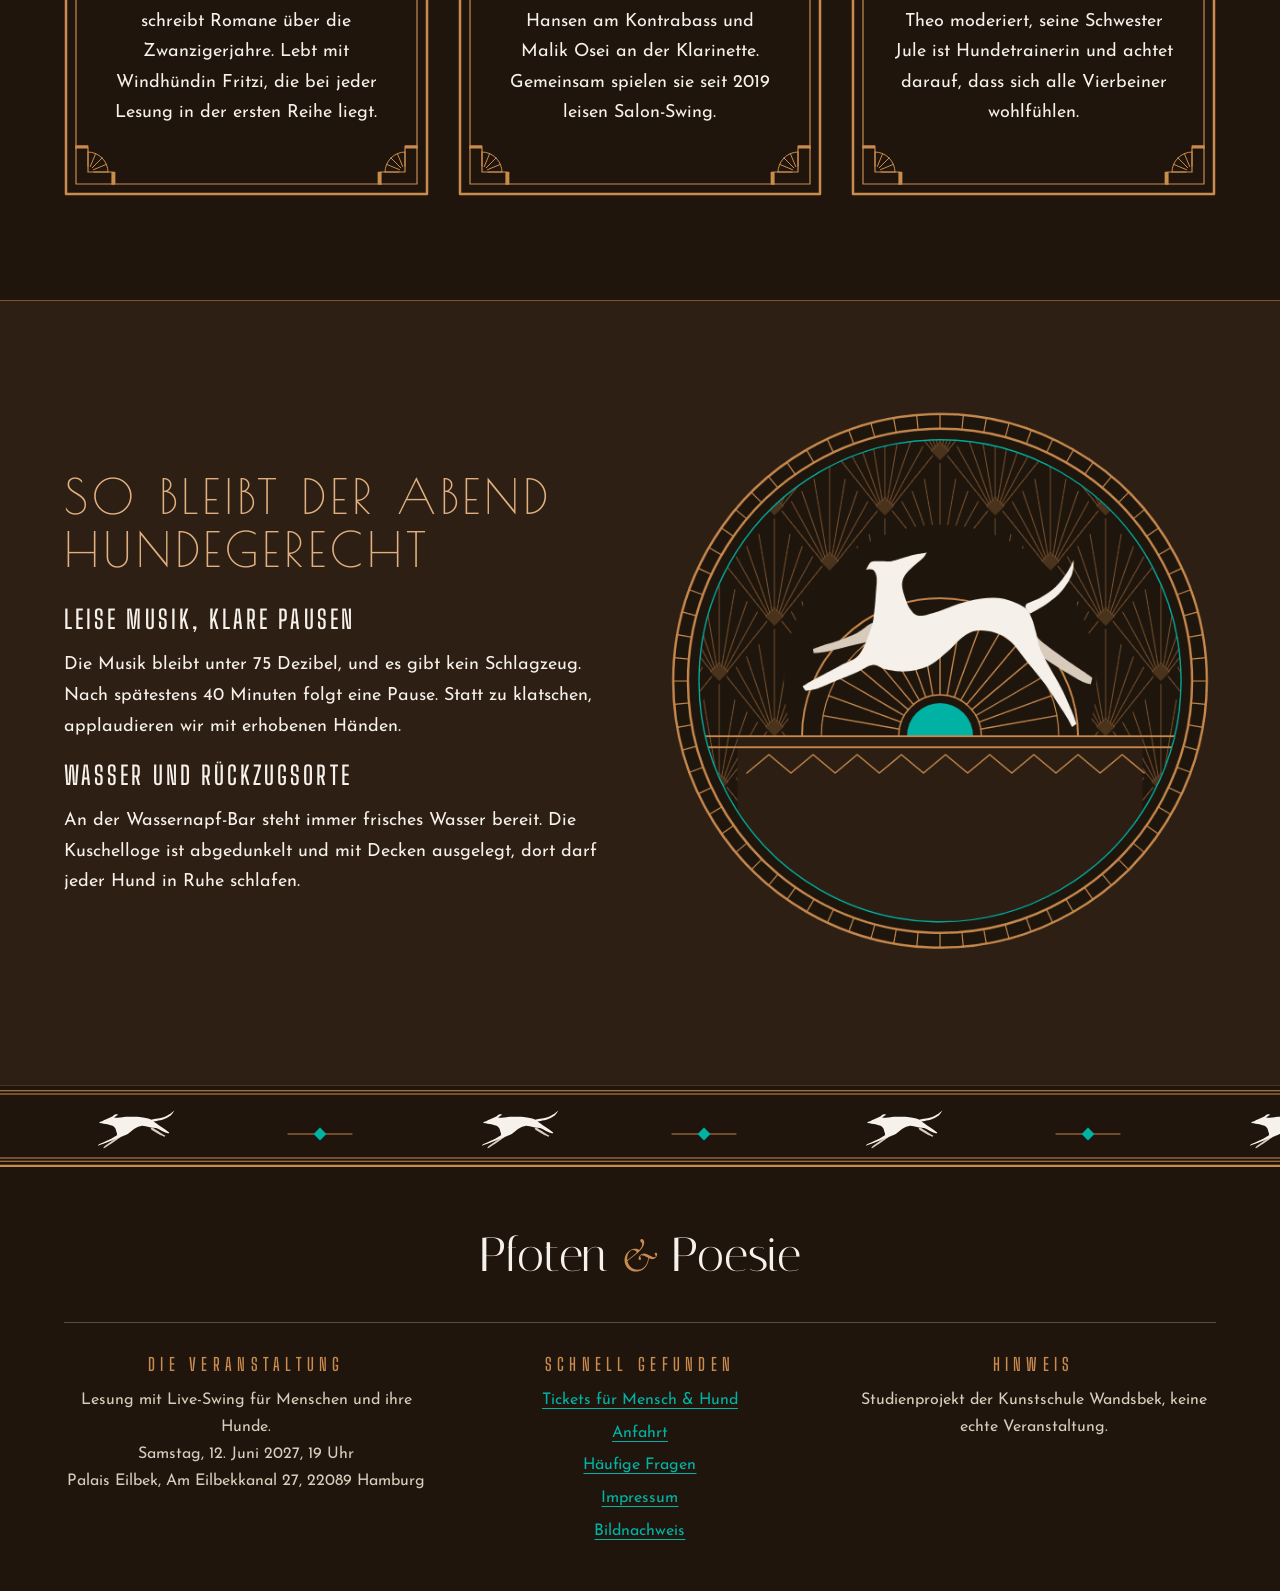
<file: programm.html>
<!DOCTYPE html>
<html lang="de">
<head>
<meta charset="utf-8">
<meta name="viewport" content="width=device-width, initial-scale=1">
<title>Programm – Pfoten &amp; Poesie, Lesenacht mit Hund</title>
<meta name="description" content="Der Ablauf von Pfoten & Poesie: Lesung, Live-Swing, Gassi-Pause im Garten und offene Bühne für Hundegeschichten am 12.06.2027.">
<meta name="theme-color" content="#2E1F14">
<link rel="icon" href="svg/favicon.svg?v=bfb8e936" type="image/svg+xml">
<link rel="icon" href="favicon-32.png?v=e1e2f76e" type="image/png" sizes="32x32">
<link rel="apple-touch-icon" href="apple-touch-icon.png?v=04cc0b2b" sizes="180x180">
<link rel="stylesheet" href="css/style.css?v=2e18a355">
<script src="js/main.js?v=da6be0e7" defer></script>
</head>
<body>
<a class="skip-link" href="#inhalt">Zum Inhalt springen</a>
<header class="kopfleiste">
  <div class="kopf-innen">
    <a class="marke" href="index.html">
      <img src="svg/logo.svg?v=74aabe02" alt="" width="120" height="96">
      <span class="marke-name">Pfoten &amp; Poesie</span>
    </a>
    <nav class="hauptnav" aria-label="Hauptnavigation">
      <ul>
        <li><a href="index.html">Start</a></li>
        <li><a href="programm.html" aria-current="page">Programm</a></li>
        <li><a href="story.html">Story</a></li>
        <li><a href="tickets.html">Tickets</a></li>
        <li><a href="infos.html">Infos</a></li>
      </ul>
    </nav>
  </div>
</header>
<main id="inhalt">
<section class="opener opener-programm opener-klein" aria-labelledby="titel">
  <div class="opener-ebene">
    <div class="opener-buehne">
      <img class="opener-bild" src="img/banner-programm.webp?v=6bd7f9f5" alt="" width="1600" height="640" fetchpriority="high">
      <svg class="opener-linien" viewBox="0 0 1600 640" aria-hidden="true" focusable="false">
    <circle pathLength="100" cx="1180" cy="480" r="270" transform="rotate(-90 1180 480)"/>
    <circle pathLength="100" cx="1180" cy="480" r="215" transform="rotate(30 1180 480)"/>
    <circle pathLength="100" cx="1180" cy="480" r="160" transform="rotate(150 1180 480)"/>
    <circle pathLength="100" class="drehring" cx="1180" cy="480" r="305"/>
    <path pathLength="100" d="M0,480H880"/>
  </svg>
    </div>
  </div>
  <div class="inhalt opener-text">
      <p class="meta">Ablauf am <time datetime="2027-06-12">12. Juni 2027</time></p>
      <h1 id="titel">Das <span class="skript">Programm</span></h1>
      <p class="opener-unterzeile">Vier Stunden Salon, gut verteilt: Wir lesen, wir hören zu, wir gehen zwischendurch Gassi. Die Zeiten passen auch für junge und ältere Hunde.</p>
      <nav class="blaettern" aria-label="Seitenweise blättern">
        <span class="seitenzahl"><span class="strich" aria-hidden="true"></span>2/5<span class="strich" aria-hidden="true"></span></span>
        <a href="index.html" rel="prev">Zurück</a>
        <a href="story.html" rel="next">Weiter</a>
      </nav>
  </div>
</section>

  <section class="abschnitt" aria-labelledby="ablauf">
    <div class="inhalt">
      <h2 id="ablauf">Ablauf des Abends</h2>
      <dl class="programm">
        <div class="programm-punkt">
          <dt><time datetime="2027-06-12T18:30">18:30</time><span>Foyer</span></dt>
          <dd><strong>Einlass &amp; Wassernapf-Bar</strong>Ankommen, Decke aussuchen, schnuppern lassen. Am Eingang bekommt jeder Hund ein Namensschild für das Halsband.<span class="pfote-tipp">Pfoten-Tipp: Komm früh, dann hat dein Hund Zeit, den Saal kennenzulernen.</span></dd>
        </div>
        <div class="programm-punkt">
          <dt><time datetime="2027-06-12T19:00">19:00</time><span>Bühne</span></dt>
          <dd><strong>Ouvertüre: „Pfoten auf Parkett“</strong>Das Lindenblatt-Trio eröffnet mit einer eigens komponierten Swing-Nummer. Moderator Theo Brandt begrüßt Menschen und Hunde.</dd>
        </div>
        <div class="programm-punkt">
          <dt><time datetime="2027-06-12T19:15">19:15</time><span>Bühne</span></dt>
          <dd><strong>Lesung, Teil 1</strong>Margarete Lindqvist liest die ersten Kapitel aus „Der Windhund vom Alsterufer“: Hamburg im Jahr 1927, ein verlorener Hund und ein Tanzsaal am Kanal.</dd>
        </div>
        <div class="programm-punkt">
          <dt><time datetime="2027-06-12T19:55">19:55</time><span>Palaisgarten</span></dt>
          <dd><strong>Große Gassi-Pause</strong>25 Minuten im eingezäunten Garten. Getränke für Menschen gibt es an der Gartenbar, Wasser für Hunde an jeder Ecke.<span class="pfote-tipp">Kotbeutel liegen bereit, Hundetrainerin Jule ist vor Ort.</span></dd>
        </div>
        <div class="programm-punkt">
          <dt><time datetime="2027-06-12T20:20">20:20</time><span>Bühne</span></dt>
          <dd><strong>Lesung, Teil 2 mit Musik</strong>Jetzt verweben sich Text und Musik: Zu jedem Kapitel spielt das Trio ein kurzes Thema, Klarinette für die Heldin, Kontrabass für den Windhund.</dd>
        </div>
        <div class="programm-punkt">
          <dt><time datetime="2027-06-12T21:00">21:00</time><span>Bühne</span></dt>
          <dd><strong>Offene Bühne: Hundegeschichten</strong>Drei Minuten für deine Geschichte. Erzähle, wie dein Hund zu dir kam, oder lies ein kurzes Gedicht vor. Anmeldung beim Einlass.</dd>
        </div>
        <div class="programm-punkt">
          <dt><time datetime="2027-06-12T21:30">21:30</time><span>Foyer</span></dt>
          <dd><strong>Signierstunde &amp; Pfotenabdruck-Galerie</strong>Die Autorin signiert ihr Buch. Wer mag, hinterlässt einen Pfotenabdruck (mit ungiftiger Farbe) auf unserer großen Gästetafel.</dd>
        </div>
        <div class="programm-punkt">
          <dt><time datetime="2027-06-12T22:00">22:00</time><span>Bühne</span></dt>
          <dd><strong>Ausklang: Swing zum Mitwedeln</strong>Ruhige Stücke zum Abschluss. Um <time datetime="2027-06-12T22:30">22:30 Uhr</time> endet der Abend, damit alle rechtzeitig zur letzten Runde nach Hause kommen.</dd>
        </div>
      </dl>
    </div>
  </section>

  <section class="abschnitt tief-bereich" aria-labelledby="mitwirkende-titel">
    <div class="inhalt mitwirkende-raster">
      <div class="abschnitt-kopf">
        <span class="vorzeile">Auf der Bühne</span>
        <h2 id="mitwirkende-titel">Die Mitwirkenden</h2>
      </div>
      <figure class="trio-plakat">
        <img src="img/trio-geometrie.webp?v=99e76fbb" alt="Geometrisches Art-déco-Plakat „Lindenblatt Trio“: ein Raster aus Kupferlinien mit Kreisen, Bögen, Klaviertasten-Streifen, einer Viertelnote und einer Klarinette." width="900" height="1200" loading="lazy">
        <figcaption>Das Lindenblatt-Trio als Plakat in Linien</figcaption>
      </figure>
      <div class="mitwirkende">
        <article class="karte deco-rahmen">
          <h3>Margarete Lindqvist</h3>
          <p>Autorin aus Hamburg-Eilbek, schreibt Romane über die Zwanzigerjahre. Lebt mit Windhündin Fritzi, die bei jeder Lesung in der ersten Reihe liegt.</p>
        </article>
        <article class="karte deco-rahmen">
          <h3>Lindenblatt-Trio</h3>
          <p>Ida Krüger am Klavier, Lotte Hansen am Kontrabass und Malik Osei an der Klarinette. Gemeinsam spielen sie seit 2019 leisen Salon-Swing.</p>
        </article>
        <article class="karte deco-rahmen">
          <h3>Theo Brandt &amp; Jule Brandt</h3>
          <p>Theo moderiert, seine Schwester Jule ist Hundetrainerin und achtet darauf, dass sich alle Vierbeiner wohlfühlen.</p>
        </article>
      </div>
    </div>
  </section>

  <section class="abschnitt" aria-labelledby="hundegerecht">
    <div class="inhalt zweispaltig">
      <div>
        <h2 id="hundegerecht">So bleibt der Abend hundegerecht</h2>
        <h3>Leise Musik, klare Pausen</h3>
        <p>Die Musik bleibt unter 75 Dezibel, und es gibt kein Schlagzeug. Nach spätestens 40 Minuten folgt eine Pause. Statt zu klatschen, applaudieren wir mit erhobenen Händen.</p>
        <h3>Wasser und Rückzugsorte</h3>
        <p>An der Wassernapf-Bar steht immer frisches Wasser bereit. Die Kuschelloge ist abgedunkelt und mit Decken ausgelegt, dort darf jeder Hund in Ruhe schlafen.</p>
      </div>
      <figure>
        <img src="img/medaillon.png?v=c0279d0e" alt="Rundes Art-déco-Medaillon: Ein Windhund springt über einen Fächer mit türkiser Halbsonne, freigestellt." width="600" height="600" loading="lazy">
      </figure>
    </div>
  </section>
</main>
<div class="fries" aria-hidden="true"></div>
<footer class="seitenfuss">
  <div class="inhalt">
    <p class="fuss-logo" aria-hidden="true">Pfoten <span>&amp;</span> Poesie</p>
    <div class="spalten">
    <section aria-labelledby="fuss-event">
      <h2 id="fuss-event">Die Veranstaltung</h2>
      <p class="klein">Lesung mit Live-Swing für Menschen und ihre Hunde.<br>
      <time datetime="2027-06-12T19:00">Samstag, 12. Juni 2027, 19 Uhr</time><br>
      Palais Eilbek, Am Eilbekkanal 27, 22089 Hamburg</p>
    </section>
    <section aria-labelledby="fuss-links">
      <h2 id="fuss-links">Schnell gefunden</h2>
      <ul>
        <li><a href="tickets.html">Tickets für Mensch &amp; Hund</a></li>
        <li><a href="infos.html#anfahrt">Anfahrt</a></li>
        <li><a href="infos.html#faq">Häufige Fragen</a></li>
        <li><a href="infos.html#impressum">Impressum</a></li>
        <li><a href="infos.html#bildnachweis">Bildnachweis</a></li>
      </ul>
    </section>
    <section aria-labelledby="fuss-hinweis">
      <h2 id="fuss-hinweis">Hinweis</h2>
      <p class="klein">Studienprojekt der Kunstschule Wandsbek, keine echte Veranstaltung.</p>
    </section>
    </div>
  </div>
</footer>
</body>
</html>
</file>
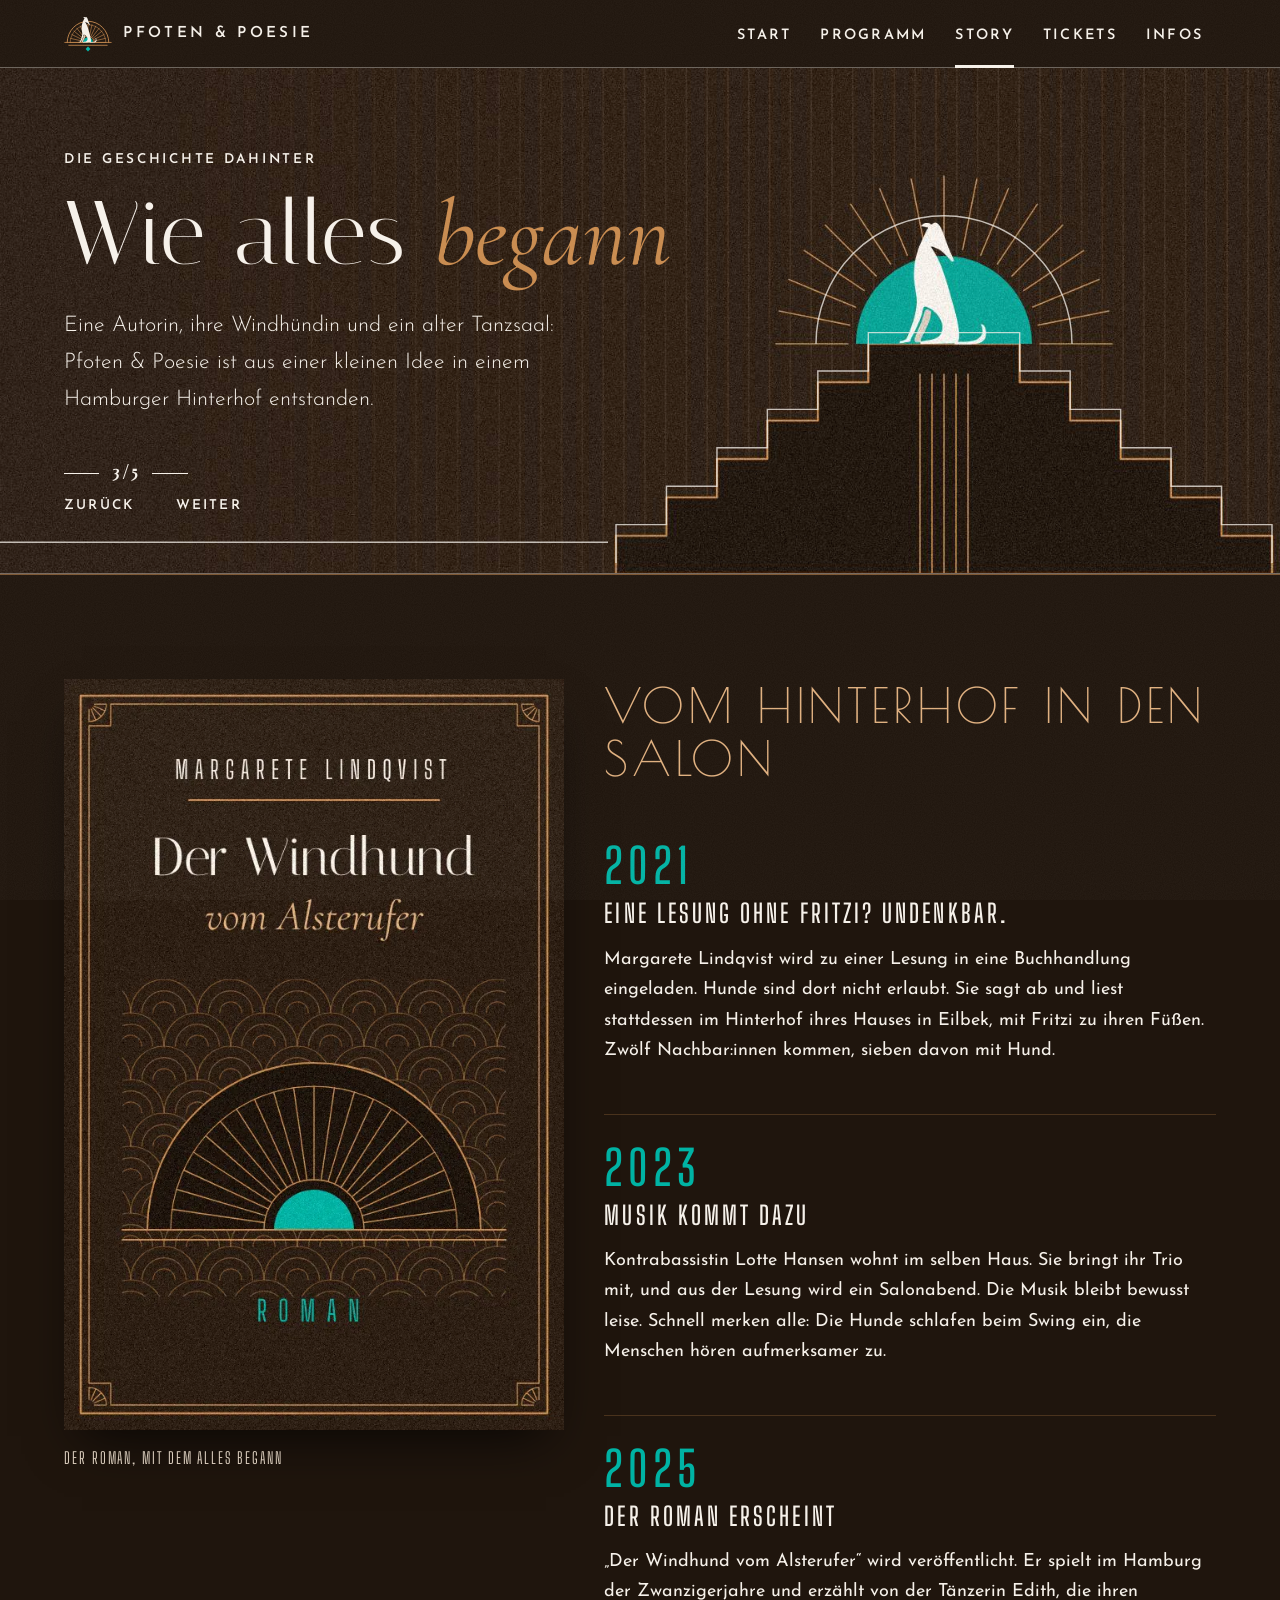
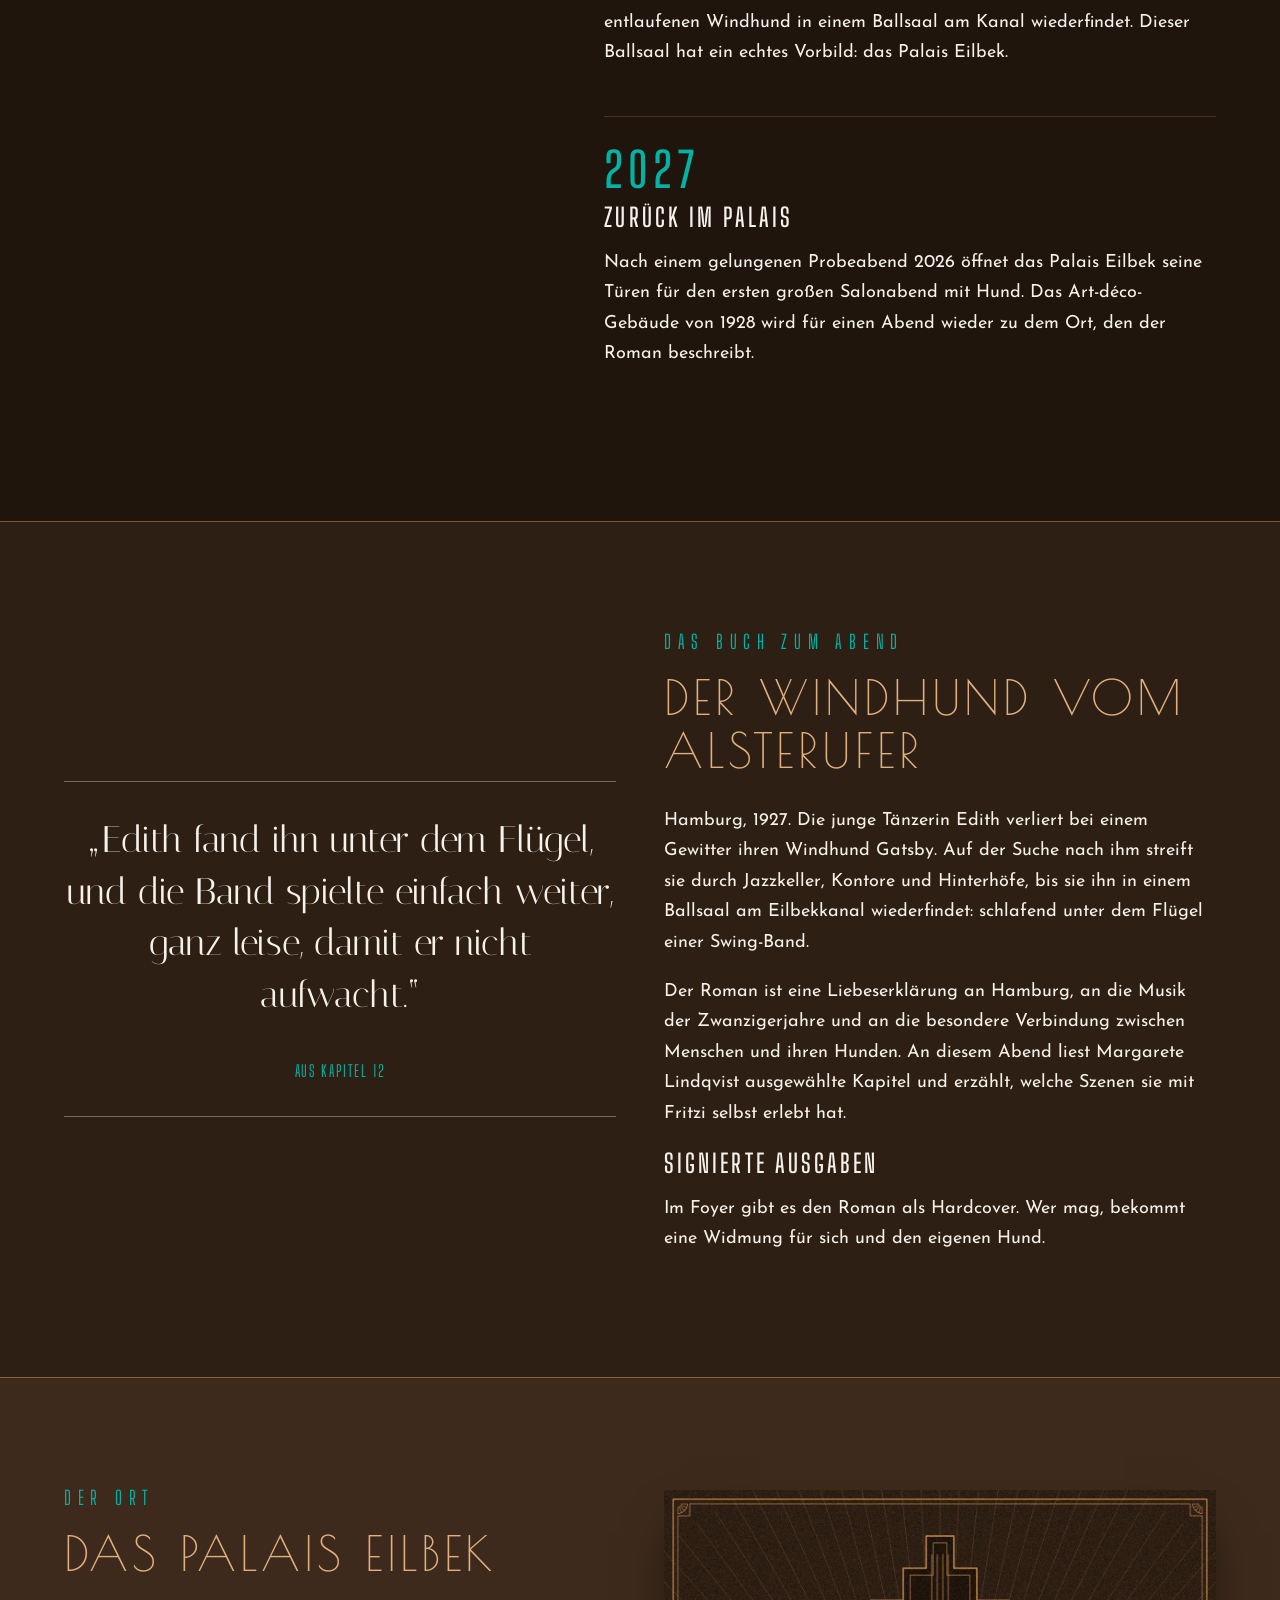
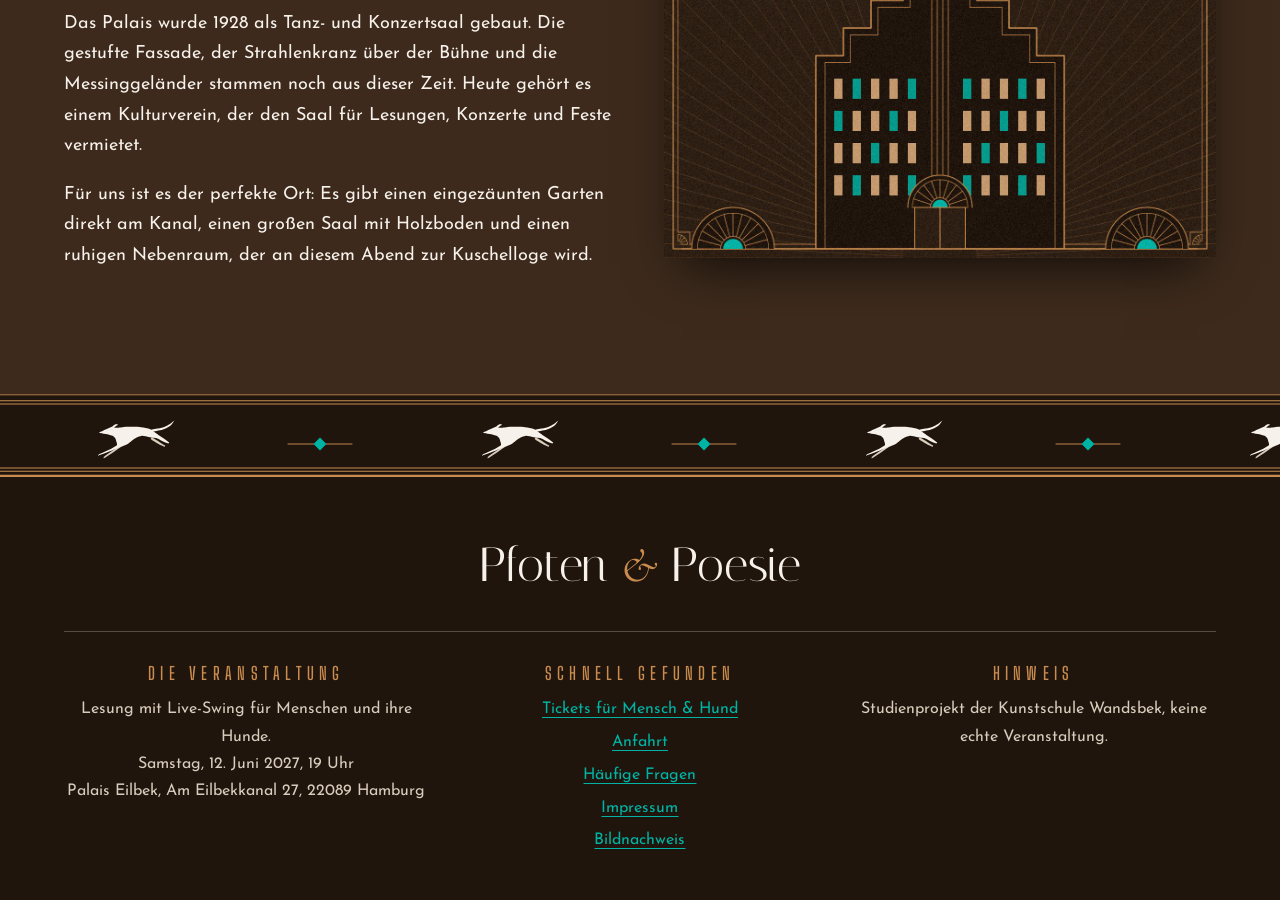
<file: story.html>
<!DOCTYPE html>
<html lang="de">
<head>
<meta charset="utf-8">
<meta name="viewport" content="width=device-width, initial-scale=1">
<title>Die Geschichte hinter Pfoten &amp; Poesie – Story</title>
<meta name="description" content="Wie aus einer Hinterhof-Lesung mit Windhündin Fritzi ein Salonabend mit Live-Swing im Palais Eilbek wurde: unsere Geschichte.">
<meta name="theme-color" content="#2E1F14">
<link rel="icon" href="svg/favicon.svg?v=bfb8e936" type="image/svg+xml">
<link rel="icon" href="favicon-32.png?v=e1e2f76e" type="image/png" sizes="32x32">
<link rel="apple-touch-icon" href="apple-touch-icon.png?v=04cc0b2b" sizes="180x180">
<link rel="stylesheet" href="css/style.css?v=2e18a355">
<script src="js/main.js?v=da6be0e7" defer></script>
</head>
<body>
<a class="skip-link" href="#inhalt">Zum Inhalt springen</a>
<header class="kopfleiste">
  <div class="kopf-innen">
    <a class="marke" href="index.html">
      <img src="svg/logo.svg?v=74aabe02" alt="" width="120" height="96">
      <span class="marke-name">Pfoten &amp; Poesie</span>
    </a>
    <nav class="hauptnav" aria-label="Hauptnavigation">
      <ul>
        <li><a href="index.html">Start</a></li>
        <li><a href="programm.html">Programm</a></li>
        <li><a href="story.html" aria-current="page">Story</a></li>
        <li><a href="tickets.html">Tickets</a></li>
        <li><a href="infos.html">Infos</a></li>
      </ul>
    </nav>
  </div>
</header>
<main id="inhalt">
<section class="opener opener-story opener-klein" aria-labelledby="titel">
  <div class="opener-ebene">
    <div class="opener-buehne">
      <img class="opener-bild" src="img/banner-story.jpg?v=8799e1f4" alt="" width="1600" height="640" fetchpriority="high">
      <svg class="opener-linien" viewBox="0 0 1600 640" aria-hidden="true" focusable="false">
    <path pathLength="100" transform="translate(0,-14)" d="M770.0,640 L770.0,592 L833.1,592 L833.1,544 L896.2,544 L896.2,496 L959.2,496 L959.2,448 L1022.3,448 L1022.3,400 L1085.4,400 L1085.4,352 L1148.5,352 L1211.5,352 L1274.6,352 L1274.6,400 L1337.7,400 L1337.7,448 L1400.8,448 L1400.8,496 L1463.8,496 L1463.8,544 L1526.9,544 L1526.9,592 L1590.0,592 L1590.0,640"/>
    <path pathLength="100" d="M1020,352A160,160 0 0 1 1340,352"/>
    <path pathLength="100" d="M0,600H760"/>
  </svg>
    </div>
  </div>
  <div class="inhalt opener-text">
      <p class="meta">Die Geschichte dahinter</p>
      <h1 id="titel">Wie alles <span class="skript">begann</span></h1>
      <p class="opener-unterzeile">Eine Autorin, ihre Windhündin und ein alter Tanzsaal: Pfoten &amp; Poesie ist aus einer kleinen Idee in einem Hamburger Hinterhof entstanden.</p>
      <nav class="blaettern" aria-label="Seitenweise blättern">
        <span class="seitenzahl"><span class="strich" aria-hidden="true"></span>3/5<span class="strich" aria-hidden="true"></span></span>
        <a href="programm.html" rel="prev">Zurück</a>
        <a href="tickets.html" rel="next">Weiter</a>
      </nav>
  </div>
</section>

  <section class="abschnitt tief-bereich" aria-labelledby="chronik">
    <div class="inhalt sticky-story">
      <div class="bildspalte">
        <figure>
          <img class="bild-schatten" src="img/buchcover-windhund.webp?v=b3559168" alt="Buchcover mit Doppelrahmen und Schuppenmuster: „Der Windhund vom Alsterufer“ von Margarete Lindqvist, darunter ein kupferner Fächer." width="600" height="900" loading="lazy">
          <figcaption>Der Roman, mit dem alles begann</figcaption>
        </figure>
      </div>
      <div>
        <h2 id="chronik">Vom Hinterhof in den Salon</h2>
        <article class="kapitel">
          <span class="jahr">2021</span>
          <h3>Eine Lesung ohne Fritzi? Undenkbar.</h3>
          <p>Margarete Lindqvist wird zu einer Lesung in eine Buchhandlung eingeladen. Hunde sind dort nicht erlaubt. Sie sagt ab und liest stattdessen im Hinterhof ihres Hauses in Eilbek, mit Fritzi zu ihren Füßen. Zwölf Nachbar:innen kommen, sieben davon mit Hund.</p>
        </article>
        <article class="kapitel">
          <span class="jahr">2023</span>
          <h3>Musik kommt dazu</h3>
          <p>Kontrabassistin Lotte Hansen wohnt im selben Haus. Sie bringt ihr Trio mit, und aus der Lesung wird ein Salonabend. Die Musik bleibt bewusst leise. Schnell merken alle: Die Hunde schlafen beim Swing ein, die Menschen hören aufmerksamer zu.</p>
        </article>
        <article class="kapitel">
          <span class="jahr">2025</span>
          <h3>Der Roman erscheint</h3>
          <p>„Der Windhund vom Alsterufer“ wird veröffentlicht. Er spielt im Hamburg der Zwanzigerjahre und erzählt von der Tänzerin Edith, die ihren entlaufenen Windhund in einem Ballsaal am Kanal wiederfindet. Dieser Ballsaal hat ein echtes Vorbild: das Palais Eilbek.</p>
        </article>
        <article class="kapitel">
          <span class="jahr">2027</span>
          <h3>Zurück im Palais</h3>
          <p>Nach einem gelungenen Probeabend 2026 öffnet das Palais Eilbek seine Türen für den ersten großen Salonabend mit Hund. Das Art-déco-Gebäude von 1928 wird für einen Abend wieder zu dem Ort, den der Roman beschreibt.</p>
        </article>
      </div>
    </div>
  </section>

  <section class="abschnitt" aria-labelledby="buch">
    <div class="inhalt zweispaltig">
      <figure class="zitat gross-zitat">
        <blockquote><p>„Edith fand ihn unter dem Flügel, und die Band spielte einfach weiter, ganz leise, damit er nicht aufwacht.“</p></blockquote>
        <figcaption>Aus Kapitel 12</figcaption>
      </figure>
      <div>
        <span class="vorzeile">Das Buch zum Abend</span>
        <h2 id="buch">Der Windhund vom Alsterufer</h2>
        <p>Hamburg, 1927. Die junge Tänzerin Edith verliert bei einem Gewitter ihren Windhund Gatsby. Auf der Suche nach ihm streift sie durch Jazzkeller, Kontore und Hinterhöfe, bis sie ihn in einem Ballsaal am Eilbekkanal wiederfindet: schlafend unter dem Flügel einer Swing-Band.</p>
        <p>Der Roman ist eine Liebeserklärung an Hamburg, an die Musik der Zwanzigerjahre und an die besondere Verbindung zwischen Menschen und ihren Hunden. An diesem Abend liest Margarete Lindqvist ausgewählte Kapitel und erzählt, welche Szenen sie mit Fritzi selbst erlebt hat.</p>
        <h3>Signierte Ausgaben</h3>
        <p>Im Foyer gibt es den Roman als Hardcover. Wer mag, bekommt eine Widmung für sich und den eigenen Hund.</p>
      </div>
    </div>
  </section>

  <section class="abschnitt weich-bereich" aria-labelledby="ort">
    <div class="inhalt zweispaltig umgekehrt">
      <figure>
        <img class="bild-schatten" src="img/palais-eilbek.jpg?v=2a33373d" alt="Gestufte Art-déco-Fassade des Palais Eilbek in Kupferlinien, mit erleuchteten Fenstern, Fächern am Boden und Strahlen im Hintergrund." width="1200" height="800" loading="lazy">
      </figure>
      <div>
        <span class="vorzeile">Der Ort</span>
        <h2 id="ort">Das Palais Eilbek</h2>
        <p>Das Palais wurde 1928 als Tanz- und Konzertsaal gebaut. Die gestufte Fassade, der Strahlenkranz über der Bühne und die Messinggeländer stammen noch aus dieser Zeit. Heute gehört es einem Kulturverein, der den Saal für Lesungen, Konzerte und Feste vermietet.</p>
        <p>Für uns ist es der perfekte Ort: Es gibt einen eingezäunten Garten direkt am Kanal, einen großen Saal mit Holzboden und einen ruhigen Nebenraum, der an diesem Abend zur Kuschelloge wird.</p>
      </div>
    </div>
  </section>
</main>
<div class="fries" aria-hidden="true"></div>
<footer class="seitenfuss">
  <div class="inhalt">
    <p class="fuss-logo" aria-hidden="true">Pfoten <span>&amp;</span> Poesie</p>
    <div class="spalten">
    <section aria-labelledby="fuss-event">
      <h2 id="fuss-event">Die Veranstaltung</h2>
      <p class="klein">Lesung mit Live-Swing für Menschen und ihre Hunde.<br>
      <time datetime="2027-06-12T19:00">Samstag, 12. Juni 2027, 19 Uhr</time><br>
      Palais Eilbek, Am Eilbekkanal 27, 22089 Hamburg</p>
    </section>
    <section aria-labelledby="fuss-links">
      <h2 id="fuss-links">Schnell gefunden</h2>
      <ul>
        <li><a href="tickets.html">Tickets für Mensch &amp; Hund</a></li>
        <li><a href="infos.html#anfahrt">Anfahrt</a></li>
        <li><a href="infos.html#faq">Häufige Fragen</a></li>
        <li><a href="infos.html#impressum">Impressum</a></li>
        <li><a href="infos.html#bildnachweis">Bildnachweis</a></li>
      </ul>
    </section>
    <section aria-labelledby="fuss-hinweis">
      <h2 id="fuss-hinweis">Hinweis</h2>
      <p class="klein">Studienprojekt der Kunstschule Wandsbek, keine echte Veranstaltung.</p>
    </section>
    </div>
  </div>
</footer>
</body>
</html>
</file>
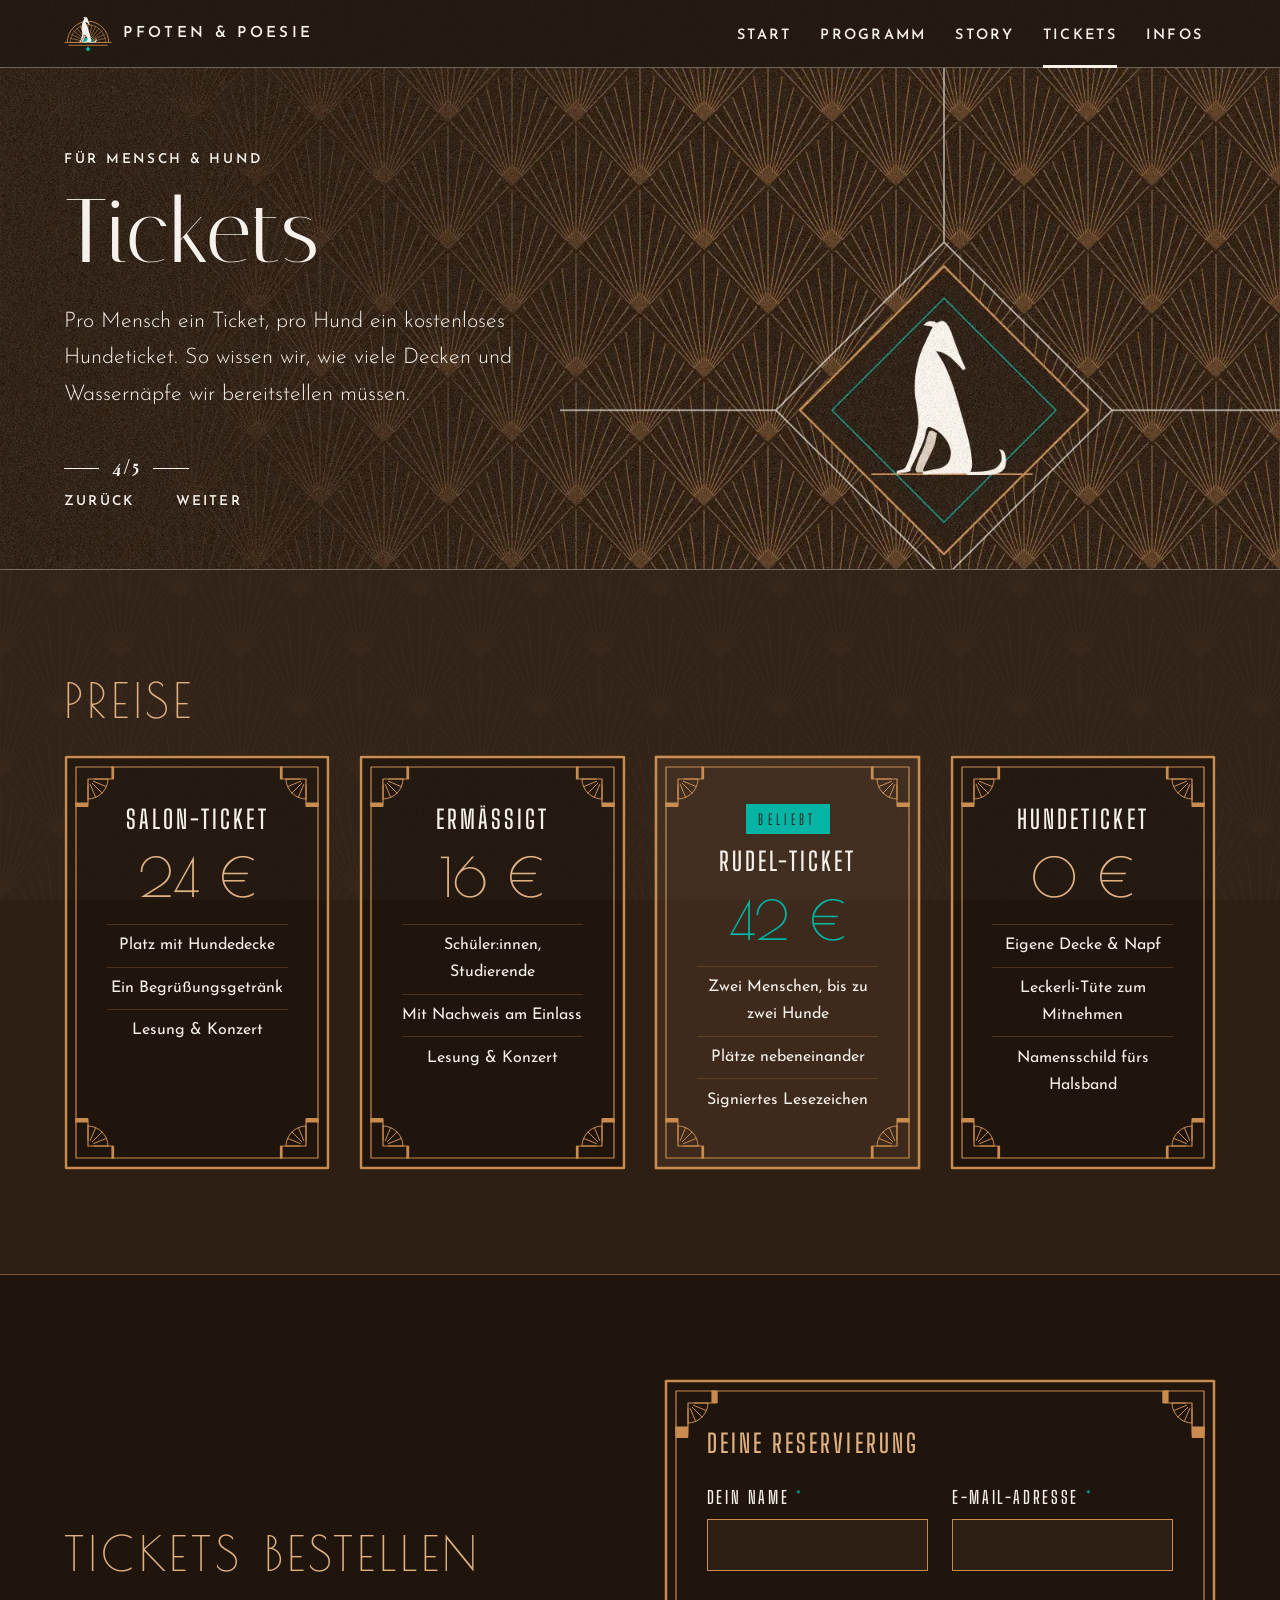
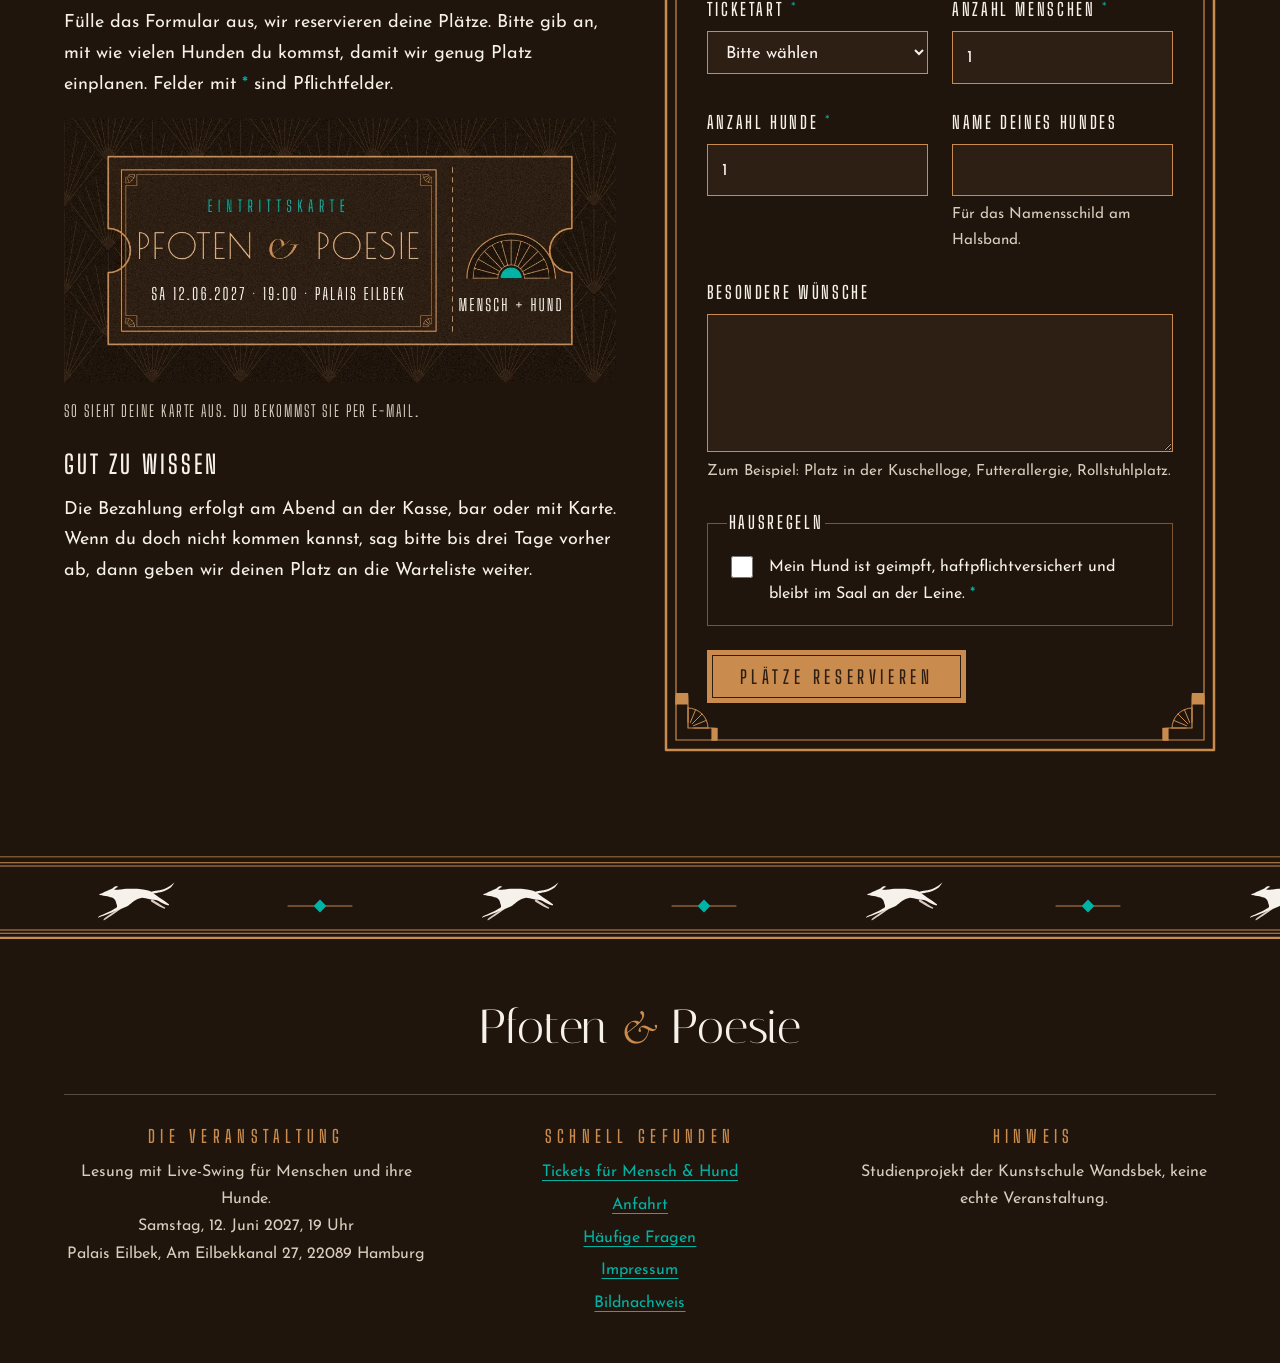
<file: tickets.html>
<!DOCTYPE html>
<html lang="de">
<head>
<meta charset="utf-8">
<meta name="viewport" content="width=device-width, initial-scale=1">
<title>Tickets für Mensch &amp; Hund – Pfoten &amp; Poesie 2027</title>
<meta name="description" content="Tickets für Pfoten & Poesie: Salon-Ticket 24 €, Rudel-Ticket 42 €, Hunde kostenlos. Jetzt Plätze für dich und deinen Hund reservieren.">
<meta name="theme-color" content="#2E1F14">
<link rel="icon" href="svg/favicon.svg?v=bfb8e936" type="image/svg+xml">
<link rel="icon" href="favicon-32.png?v=e1e2f76e" type="image/png" sizes="32x32">
<link rel="apple-touch-icon" href="apple-touch-icon.png?v=04cc0b2b" sizes="180x180">
<link rel="stylesheet" href="css/style.css?v=2e18a355">
<script src="js/main.js?v=da6be0e7" defer></script>
</head>
<body>
<a class="skip-link" href="#inhalt">Zum Inhalt springen</a>
<header class="kopfleiste">
  <div class="kopf-innen">
    <a class="marke" href="index.html">
      <img src="svg/logo.svg?v=74aabe02" alt="" width="120" height="96">
      <span class="marke-name">Pfoten &amp; Poesie</span>
    </a>
    <nav class="hauptnav" aria-label="Hauptnavigation">
      <ul>
        <li><a href="index.html">Start</a></li>
        <li><a href="programm.html">Programm</a></li>
        <li><a href="story.html">Story</a></li>
        <li><a href="tickets.html" aria-current="page">Tickets</a></li>
        <li><a href="infos.html">Infos</a></li>
      </ul>
    </nav>
  </div>
</header>
<main id="inhalt">
<section class="opener opener-tickets opener-klein" aria-labelledby="titel">
  <div class="opener-ebene">
    <div class="opener-buehne">
      <img class="opener-bild" src="img/banner-tickets.webp?v=bce52be9" alt="" width="1600" height="640" fetchpriority="high">
      <svg class="opener-linien" viewBox="0 0 1600 640" aria-hidden="true" focusable="false">
    <path pathLength="100" d="M1180,230L1390,440L1180,650"/>
    <path pathLength="100" d="M1180,230L970,440L1180,650"/>
    <path pathLength="100" d="M1390,440H1600"/>
    <path pathLength="100" d="M970,440H700"/>
    <path pathLength="100" d="M1180,230V0"/>
    <path pathLength="100" d="M1180,650V700"/>
    <rect class="raute" x="1166" y="146" width="28" height="28" transform="rotate(45 1180 160)"/>
  </svg>
    </div>
  </div>
  <div class="inhalt opener-text">
      <p class="meta">Für Mensch &amp; Hund</p>
      <h1 id="titel">Tickets</h1>
      <p class="opener-unterzeile">Pro Mensch ein Ticket, pro Hund ein kostenloses Hundeticket. So wissen wir, wie viele Decken und Wassernäpfe wir bereitstellen müssen.</p>
      <nav class="blaettern" aria-label="Seitenweise blättern">
        <span class="seitenzahl"><span class="strich" aria-hidden="true"></span>4/5<span class="strich" aria-hidden="true"></span></span>
        <a href="story.html" rel="prev">Zurück</a>
        <a href="infos.html" rel="next">Weiter</a>
      </nav>
  </div>
</section>

  <section class="abschnitt" aria-labelledby="preise-titel">
    <div class="inhalt">
      <h2 id="preise-titel">Preise</h2>
      <div class="preise">
        <article class="preis-karte deco-rahmen" data-tilt>
          <h3>Salon-Ticket</h3>
          <p class="preis">24 €</p>
          <ul>
            <li>Platz mit Hundedecke</li>
            <li>Ein Begrüßungsgetränk</li>
            <li>Lesung &amp; Konzert</li>
          </ul>
        </article>
        <article class="preis-karte deco-rahmen" data-tilt>
          <h3>Ermäßigt</h3>
          <p class="preis">16 €</p>
          <ul>
            <li>Schüler:innen, Studierende</li>
            <li>Mit Nachweis am Einlass</li>
            <li>Lesung &amp; Konzert</li>
          </ul>
        </article>
        <article class="preis-karte deco-rahmen hervor" data-tilt>
          <span class="marke-band">Beliebt</span>
          <h3>Rudel-Ticket</h3>
          <p class="preis">42 €</p>
          <ul>
            <li>Zwei Menschen, bis zu zwei Hunde</li>
            <li>Plätze nebeneinander</li>
            <li>Signiertes Lesezeichen</li>
          </ul>
        </article>
        <article class="preis-karte deco-rahmen" data-tilt>
          <h3>Hundeticket</h3>
          <p class="preis">0 €</p>
          <ul>
            <li>Eigene Decke &amp; Napf</li>
            <li>Leckerli-Tüte zum Mitnehmen</li>
            <li>Namensschild fürs Halsband</li>
          </ul>
        </article>
      </div>
    </div>
  </section>

  <section class="abschnitt tief-bereich" aria-labelledby="bestellen">
    <div class="inhalt zweispaltig">
      <div>
        <h2 id="bestellen">Tickets bestellen</h2>
        <p>Fülle das Formular aus, wir reservieren deine Plätze. Bitte gib an, mit wie vielen Hunden du kommst, damit wir genug Platz einplanen. Felder mit <span class="pflicht">*</span> sind Pflichtfelder.</p>
        <figure>
          <img src="img/eintrittskarte.webp?v=b31f488c" alt="Eintrittskarte im Art-déco-Stil vor einer Fächertapete: Pfoten &amp; Poesie, Samstag 12.06.2027, 19 Uhr, Palais Eilbek, Mensch + Hund." width="1000" height="480" loading="lazy">
          <figcaption>So sieht deine Karte aus. Du bekommst sie per E-Mail.</figcaption>
        </figure>
        <h3>Gut zu wissen</h3>
        <p>Die Bezahlung erfolgt am Abend an der Kasse, bar oder mit Karte. Wenn du doch nicht kommen kannst, sag bitte bis drei Tage vorher ab, dann geben wir deinen Platz an die Warteliste weiter.</p>
      </div>
      <form class="formular deco-rahmen" action="tickets.html" method="get" data-ticketformular>
        <h3 class="breit">Deine Reservierung</h3>
        <div class="feld">
          <label for="name">Dein Name <span class="pflicht">*</span></label>
          <input id="name" name="name" type="text" autocomplete="name" required>
        </div>
        <div class="feld">
          <label for="email">E-Mail-Adresse <span class="pflicht">*</span></label>
          <input id="email" name="email" type="email" autocomplete="email" required>
        </div>
        <div class="feld">
          <label for="ticketart">Ticketart <span class="pflicht">*</span></label>
          <select id="ticketart" name="ticketart" required>
            <option value="">Bitte wählen</option>
            <option value="salon">Salon-Ticket (24 €)</option>
            <option value="ermaessigt">Ermäßigt (16 €)</option>
            <option value="rudel">Rudel-Ticket (42 €)</option>
          </select>
        </div>
        <div class="feld">
          <label for="personen">Anzahl Menschen <span class="pflicht">*</span></label>
          <input id="personen" name="personen" type="number" min="1" max="6" value="1" required>
        </div>
        <div class="feld">
          <label for="hunde">Anzahl Hunde <span class="pflicht">*</span></label>
          <input id="hunde" name="hunde" type="number" min="0" max="4" value="1" required>
        </div>
        <div class="feld">
          <label for="hundename">Name deines Hundes</label>
          <input id="hundename" name="hundename" type="text">
          <span class="hinweis">Für das Namensschild am Halsband.</span>
        </div>
        <div class="feld breit">
          <label for="nachricht">Besondere Wünsche</label>
          <textarea id="nachricht" name="nachricht" rows="4"></textarea>
          <span class="hinweis">Zum Beispiel: Platz in der Kuschelloge, Futterallergie, Rollstuhlplatz.</span>
        </div>
        <fieldset class="breit">
          <legend>Hausregeln</legend>
          <div class="check">
            <input id="regeln" name="regeln" type="checkbox" required>
            <label for="regeln">Mein Hund ist geimpft, haftpflichtversichert und bleibt im Saal an der Leine. <span class="pflicht">*</span></label>
          </div>
        </fieldset>
        <div class="breit">
          <button class="knopf" type="submit">Plätze reservieren</button>
        </div>
        <div id="danke" class="danke breit" tabindex="-1" role="status" hidden>
          <p>Danke für deine Reservierung!</p>
        </div>
      </form>
    </div>
  </section>
</main>
<div class="fries" aria-hidden="true"></div>
<footer class="seitenfuss">
  <div class="inhalt">
    <p class="fuss-logo" aria-hidden="true">Pfoten <span>&amp;</span> Poesie</p>
    <div class="spalten">
    <section aria-labelledby="fuss-event">
      <h2 id="fuss-event">Die Veranstaltung</h2>
      <p class="klein">Lesung mit Live-Swing für Menschen und ihre Hunde.<br>
      <time datetime="2027-06-12T19:00">Samstag, 12. Juni 2027, 19 Uhr</time><br>
      Palais Eilbek, Am Eilbekkanal 27, 22089 Hamburg</p>
    </section>
    <section aria-labelledby="fuss-links">
      <h2 id="fuss-links">Schnell gefunden</h2>
      <ul>
        <li><a href="tickets.html">Tickets für Mensch &amp; Hund</a></li>
        <li><a href="infos.html#anfahrt">Anfahrt</a></li>
        <li><a href="infos.html#faq">Häufige Fragen</a></li>
        <li><a href="infos.html#impressum">Impressum</a></li>
        <li><a href="infos.html#bildnachweis">Bildnachweis</a></li>
      </ul>
    </section>
    <section aria-labelledby="fuss-hinweis">
      <h2 id="fuss-hinweis">Hinweis</h2>
      <p class="klein">Studienprojekt der Kunstschule Wandsbek, keine echte Veranstaltung.</p>
    </section>
    </div>
  </div>
</footer>
</body>
</html>
</file>
<file: css/style.css>
/* ==========================================================
   Pfoten & Poesie – Lesung mit Live-Swing für Hundebesitzer:innen
   Stil: Art déco (Linienkunst, Fächer, Doppelrahmen)
   Palette: Braun-Türkis
   ========================================================== */

/* ---------- Schriften (lokal, SIL Open Font License) ---------- */
@font-face {
  font-family: "Poiret One";
  src: url("../fonts/poiret-one.woff2") format("woff2");
  font-weight: 400;
  font-display: swap;
}
@font-face {
  font-family: "Big Shoulders Display";
  src: url("../fonts/big-shoulders-400.woff2") format("woff2");
  font-weight: 400;
  font-display: swap;
}
@font-face {
  font-family: "Big Shoulders Display";
  src: url("../fonts/big-shoulders-600.woff2") format("woff2");
  font-weight: 600;
  font-display: swap;
}
@font-face {
  font-family: "Italiana";
  src: url("../fonts/italiana.woff2") format("woff2");
  font-weight: 400;
  font-display: swap;
}
@font-face {
  font-family: "Cormorant Garamond";
  src: url("../fonts/cormorant-italic.woff2") format("woff2");
  font-weight: 400;
  font-style: italic;
  font-display: swap;
}
@font-face {
  font-family: "Josefin Sans";
  src: url("../fonts/josefin-sans-300.woff2") format("woff2");
  font-weight: 300;
  font-display: swap;
}
@font-face {
  font-family: "Josefin Sans";
  src: url("../fonts/josefin-sans-400.woff2") format("woff2");
  font-weight: 400;
  font-display: swap;
}
@font-face {
  font-family: "Josefin Sans";
  src: url("../fonts/josefin-sans-600.woff2") format("woff2");
  font-weight: 600;
  font-display: swap;
}

/* ---------- Farben aus dem Los (T4) ---------- */
:root {
  --dunkel: #2E1F14;
  --hell: #F6F1EA;
  --akzent-1: #00B3A4;
  --akzent-2: #C98B4E;

  /* abgeleitete Töne (nur heller, dunkler, transparent) */
  --dunkel-tief: #1F150D;
  --dunkel-weich: #3D2A1C;
  --kupfer-hell: #E0B07F;     /* 8:1 auf Dunkel */
  --hell-gedaempft: #D9CCBC;  /* 10:1 auf Dunkel */
  --linie: rgb(201 139 78 / 0.55);
  --linie-zart: rgb(201 139 78 / 0.25);

  --schrift-titel: "Poiret One", "Josefin Sans", sans-serif;
  --schrift-label: "Big Shoulders Display", "Arial Narrow", sans-serif;
  --schrift-zier: "Italiana", Didot, Georgia, serif;
  --schrift-skript: "Cormorant Garamond", Georgia, serif;
  --schrift-text: "Josefin Sans", "Futura", "Century Gothic", Arial, sans-serif;

  --breite: 72rem;
  --rand: clamp(1rem, 4vw, 2.5rem);
}

/* ---------- Grundlagen ---------- */
*,
*::before,
*::after { box-sizing: border-box; }

html { scroll-behavior: smooth; -webkit-text-size-adjust: 100%; }

body {
  margin: 0;
  background-color: var(--dunkel);
  color: var(--hell);
  font-family: var(--schrift-text);
  font-size: 1.125rem;
  line-height: 1.7;
  overflow-x: hidden;
  position: relative;
}
/* Fächer-Tapete als zarte Struktur */
body::before {
  content: "";
  position: fixed;
  inset: 0;
  z-index: -1;
  background: url("../svg/muster.svg") 0 0 / 120px 120px repeat;
  opacity: 0.07;
  pointer-events: none;
}

img,
svg { max-width: 100%; height: auto; display: block; }

a { color: var(--akzent-1); text-underline-offset: 0.25em; text-decoration-thickness: 1px; }
a:hover { color: var(--kupfer-hell); }

p { margin: 0 0 1em; }
strong { font-weight: 600; }

h1, h2, h3 { font-weight: 400; margin: 0 0 0.6em; }
h1, h2 {
  font-family: var(--schrift-titel);
  text-transform: uppercase;
  letter-spacing: 0.08em;
  line-height: 1.1;
  color: var(--kupfer-hell);
}
h1 { font-size: clamp(2.6rem, 8vw, 5.4rem); }
h2 { font-size: clamp(1.9rem, 4.6vw, 3rem); }
h3 {
  font-family: var(--schrift-label);
  font-weight: 600;
  font-size: clamp(1.35rem, 2.6vw, 1.6rem);
  text-transform: uppercase;
  letter-spacing: 0.12em;
  line-height: 1.2;
  color: var(--hell);
}

.vorzeile {
  display: block;
  font-family: var(--schrift-label);
  font-size: clamp(1.05rem, 2vw, 1.2rem);
  letter-spacing: 0.35em;
  text-transform: uppercase;
  color: var(--akzent-1);
  margin-bottom: 0.8rem;
}
.und { font-family: var(--schrift-zier); color: var(--akzent-2); text-transform: none; }

.inhalt {
  width: min(100% - 2 * var(--rand), var(--breite));
  margin-inline: auto;
}

/* Doppelte Kupferlinie mit Raute */
.linie {
  border: 0;
  height: 7px;
  margin: 1.4rem 0;
  border-top: 1px solid var(--akzent-2);
  border-bottom: 1px solid var(--akzent-2);
  max-width: 22rem;
  position: relative;
  overflow: visible;
}
.linie::after {
  content: "";
  position: absolute;
  left: 50%;
  top: 50%;
  width: 10px;
  height: 10px;
  background: var(--akzent-1);
  transform: translate(-50%, -50%) rotate(45deg);
}
.zentriert { text-align: center; }
.zentriert .linie { margin-inline: auto; }

/* ---------- Art-déco-Rahmen (Doppellinie, gestufte Ecken mit Fächern) ---------- */
.deco-rahmen {
  border: 1px solid transparent;
  border-image-source: url("../svg/rahmen.svg");
  border-image-slice: 48;
  border-image-width: 48px;
  border-image-repeat: stretch;
  padding: clamp(2.2rem, 4vw, 3rem) clamp(1.5rem, 3.5vw, 2.6rem);
  background-color: var(--dunkel-tief);
}

/* ---------- Skip-Link (S6) ---------- */
.skip-link {
  position: absolute;
  left: 1rem;
  top: -5rem;
  z-index: 100;
  background: var(--akzent-1);
  color: var(--dunkel);
  padding: 0.7rem 1.2rem;
  font-weight: 600;
  text-decoration: none;
}
.skip-link:focus { top: 1rem; color: var(--dunkel); }

/* ---------- Tastaturfokus (T7) ---------- */
:focus-visible {
  outline: 2px solid var(--akzent-1);
  outline-offset: 4px;
}

/* ---------- Kopfleiste & Navigation (S3, S4) ---------- */
.kopfleiste {
  position: relative;
  z-index: 20;
  background: var(--dunkel-tief);
  border-bottom: 1px solid rgb(246 241 234 / 0.35);
}
.start .kopfleiste {
  position: absolute;
  inset: 0 0 auto 0;
  background: transparent;
}
.kopf-innen {
  width: min(100% - 2 * var(--rand), var(--breite));
  margin-inline: auto;
  display: flex;
  flex-wrap: wrap;
  align-items: center;
  justify-content: space-between;
  gap: 0.4rem 2rem;
  padding-block: 0.9rem 0;
}
.marke {
  display: flex;
  align-items: center;
  gap: 0.7rem;
  text-decoration: none;
  color: var(--hell);
  padding-bottom: 0.9rem;
}
.marke img { width: 48px; height: auto; }
.marke-name {
  font-family: var(--schrift-text);
  font-weight: 600;
  font-size: 0.95rem;
  letter-spacing: 0.22em;
  text-transform: uppercase;
}
.marke:hover { color: var(--kupfer-hell); }

.hauptnav ul {
  list-style: none;
  margin: 0;
  padding: 0;
  display: flex;
  flex-wrap: wrap;
  gap: 0 0.2rem;
}
.hauptnav a {
  display: block;
  padding: 0.6rem 0.8rem 1.15rem;
  color: var(--hell);
  text-decoration: none;
  font-family: var(--schrift-text);
  font-weight: 600;
  font-size: 0.9rem;
  letter-spacing: 0.16em;
  text-transform: uppercase;
  position: relative;
}
.hauptnav a::after {
  content: "";
  position: absolute;
  left: 0.8rem;
  right: 0.8rem;
  bottom: -1px;
  height: 3px;
  background: var(--hell);
  transform: scaleX(0);
  transition: transform 0.3s;
}
.hauptnav a:hover { color: var(--kupfer-hell); }
.hauptnav a:hover::after { transform: scaleX(1); background: var(--kupfer-hell); }
.hauptnav a[aria-current="page"]::after { transform: scaleX(1); }

/* ---------- Abschnitte ---------- */
.abschnitt { padding-block: clamp(3.5rem, 9vw, 6.5rem); }
.abschnitt-kopf { text-align: center; max-width: 46rem; margin: 0 auto 3rem; }
.abschnitt-kopf .linie { margin-inline: auto; }

.tief-bereich {
  background: var(--dunkel-tief);
  border-block: 1px solid var(--linie);
}
.weich-bereich {
  background: var(--dunkel-weich);
  border-block: 1px solid var(--linie);
}

.ornament { width: min(300px, 80%); margin: 0 auto 1.5rem; }

/* ---------- Hero (Startseite) ---------- */
.hero {
  position: relative;
  padding-block: clamp(2.5rem, 7vw, 5rem);
  overflow: hidden;
  isolation: isolate;
}
.hero::after {
  content: "";
  position: absolute;
  inset: 0;
  z-index: -1;
  background: radial-gradient(ellipse at 30% 40%, rgb(201 139 78 / 0.12), transparent 60%);
}
.hero .inhalt {
  display: grid;
  gap: 3rem;
  align-items: center;
}
.hero-text { text-align: center; }
.hero-text .linie { margin-inline: auto; }

/* Eye Candy: Fächer, der sich selbst zeichnet */
.zeichen-faecher {
  width: min(260px, 70%);
  margin: 0 auto 1rem;
  color: var(--akzent-2);
}
.zeichen-faecher path {
  stroke-dasharray: 400;
  stroke-dashoffset: 400;
  animation: zeichnen 2.6s ease-out forwards;
}
.zeichen-faecher .strahl { animation-delay: calc(var(--i, 0) * 0.08s + 0.6s); }
.zeichen-faecher .nabe { fill: var(--akzent-1); stroke: none; animation: none; stroke-dasharray: none; opacity: 0; animation: auftauchen 0.8s 2.2s forwards; }
@keyframes zeichnen { to { stroke-dashoffset: 0; } }
@keyframes auftauchen { to { opacity: 1; } }

.hero h1 { margin-bottom: 0.2em; }
.hero h1 span { display: block; }
.hero h1 .und {
  font-size: 0.75em;
  line-height: 1;
  color: var(--akzent-1);
  margin: 0.05em 0;
}
.hero .lead {
  font-size: clamp(1.15rem, 2.3vw, 1.35rem);
  font-weight: 300;
  max-width: 34rem;
  margin-inline: auto;
}
.eckdaten {
  list-style: none;
  padding: 0;
  margin: 1.8rem auto 2.2rem;
  display: grid;
  gap: 0.7rem;
  max-width: 30rem;
  text-align: left;
}
.eckdaten li { display: flex; align-items: center; gap: 0.9rem; }
.eckdaten img { width: 44px; height: 44px; flex: none; }

.hero-bild { margin: 0; }
.hero-bild img { width: 100%; max-width: 30rem; margin-inline: auto; box-shadow: 0 30px 60px -20px rgb(0 0 0 / 0.7); }
.hero-bild figcaption { text-align: center; }

/* ---------- Knöpfe ---------- */
.knopf {
  display: inline-block;
  font-family: var(--schrift-label);
  font-weight: 600;
  font-size: 1.15rem;
  letter-spacing: 0.25em;
  text-transform: uppercase;
  text-decoration: none;
  padding: 0.95rem 2rem 0.9rem;
  background: var(--akzent-2);
  color: var(--dunkel);
  border: 1px solid var(--akzent-2);
  outline: 1px solid var(--dunkel);
  outline-offset: -6px;
  cursor: pointer;
  transition: background-color 0.25s, color 0.25s;
}
.knopf:hover { background: var(--kupfer-hell); color: var(--dunkel); }
.knopf:focus-visible { outline: 2px solid var(--akzent-1); outline-offset: 4px; }
.knopf-zweit {
  background: transparent;
  color: var(--kupfer-hell);
  outline-color: var(--linie);
}
.knopf-zweit:hover { background: var(--akzent-2); color: var(--dunkel); }
.knopfreihe { display: flex; flex-wrap: wrap; gap: 1rem; justify-content: center; }

/* ---------- Countdown ---------- */
.countdown {
  display: flex;
  flex-wrap: wrap;
  justify-content: center;
  gap: 1rem;
  margin: 0;
  padding: 0;
  list-style: none;
}
.countdown li {
  min-width: 8rem;
  text-align: center;
  padding: 1.4rem 1rem 1.1rem;
  background: var(--dunkel-tief);
  border: 4px double var(--akzent-2);
  outline: 1px solid var(--linie-zart);
  outline-offset: 5px;
}
.countdown .zahl {
  display: block;
  font-family: var(--schrift-label);
  font-weight: 600;
  font-size: 3.4rem;
  line-height: 1;
  color: var(--kupfer-hell);
}
.countdown .einheit {
  font-family: var(--schrift-label);
  font-size: 1rem;
  letter-spacing: 0.3em;
  text-transform: uppercase;
  color: var(--akzent-1);
}

/* ---------- Karten ---------- */
.raster {
  display: grid;
  gap: 1.8rem;
  grid-template-columns: repeat(auto-fit, minmax(min(100%, 17rem), 1fr));
}
.karte { text-align: center; }
.karte img.icon { width: 60px; height: 60px; margin: 0 auto 1.1rem; }
.karte h3 { color: var(--kupfer-hell); }

/* ---------- Zweispaltig ---------- */
.zweispaltig { display: grid; gap: 3rem; align-items: center; }
figure { margin: 0 0 1.5rem; }
figure figcaption {
  font-family: var(--schrift-label);
  font-size: 1rem;
  letter-spacing: 0.12em;
  text-transform: uppercase;
  color: var(--hell-gedaempft);
  margin-top: 0.9rem;
}
.bild-schatten { box-shadow: 0 24px 50px -18px rgb(0 0 0 / 0.75); }

/* ---------- Zitate ---------- */
.zitat { margin: 0; text-align: center; }
.zitat blockquote { margin: 0; }
.zitat blockquote p {
  font-family: var(--schrift-zier);
  font-size: clamp(1.45rem, 3vw, 1.85rem);
  line-height: 1.4;
  color: var(--hell);
}
.zitat figcaption { color: var(--akzent-1); }

/* ---------- Seitentitel Unterseiten ---------- */
.seitentitel {
  text-align: center;
  padding-block: clamp(3rem, 8vw, 5rem) clamp(2.5rem, 6vw, 3.5rem);
  border-bottom: 1px solid var(--linie);
}
.seitentitel p { max-width: 40rem; margin-inline: auto; font-size: 1.2rem; font-weight: 300; }
.seitentitel img.faecher { width: 180px; margin: 0 auto 1.2rem; }

/* ---------- Programm (I6) ---------- */
.programm { margin: 0; }
.programm-punkt {
  display: grid;
  gap: 0.3rem 2.5rem;
  padding: 1.8rem 0;
  border-bottom: 1px solid var(--linie-zart);
  position: relative;
}
.programm-punkt:first-child { border-top: 1px solid var(--linie-zart); }
.programm dt {
  font-family: var(--schrift-label);
  font-weight: 600;
  font-size: 2.6rem;
  line-height: 1;
  color: var(--kupfer-hell);
  letter-spacing: 0.05em;
}
.programm dt span {
  display: block;
  font-weight: 400;
  font-size: 1rem;
  color: var(--akzent-1);
  letter-spacing: 0.3em;
  text-transform: uppercase;
  margin-top: 0.4rem;
}
.programm dd { margin: 0; }
.programm dd strong {
  display: block;
  font-family: var(--schrift-titel);
  font-weight: 400;
  font-size: 1.6rem;
  text-transform: uppercase;
  letter-spacing: 0.06em;
  color: var(--hell);
  margin-bottom: 0.4rem;
  line-height: 1.2;
}
.programm .pfote-tipp {
  display: block;
  margin-top: 0.6rem;
  padding-left: 1rem;
  border-left: 2px solid var(--akzent-1);
  font-size: 1rem;
  color: var(--hell-gedaempft);
}

.mitwirkende { display: grid; gap: 1.8rem; }
.bildpaar { display: grid; gap: 1rem; grid-template-columns: 1fr 1fr; align-items: end; }

/* ---------- Story: Sticky Storytelling ---------- */
.sticky-story { display: grid; gap: 2.5rem; }
.kapitel { padding: 1.8rem 0; border-bottom: 1px solid var(--linie-zart); }
.kapitel:last-child { border-bottom: 0; }
.kapitel .jahr {
  display: block;
  font-family: var(--schrift-label);
  font-weight: 600;
  font-size: 3rem;
  line-height: 1;
  color: var(--akzent-1);
  letter-spacing: 0.1em;
  margin-bottom: 0.5rem;
}

/* ---------- Tickets (Eye Candy: kippende Karten) ---------- */
.preise {
  display: grid;
  gap: 1.8rem;
  grid-template-columns: repeat(auto-fit, minmax(min(100%, 15rem), 1fr));
  perspective: 900px;
}
.preis-karte {
  text-align: center;
  transform-style: preserve-3d;
  transition: transform 0.25s ease-out, box-shadow 0.25s;
}
.preis-karte:hover { box-shadow: 0 22px 40px -14px rgb(0 0 0 / 0.8); }
.preis-karte h3 { color: var(--hell); }
.preis-karte .preis {
  font-family: var(--schrift-titel);
  font-size: 3.4rem;
  line-height: 1;
  color: var(--kupfer-hell);
  margin: 0.4rem 0 1.2rem;
}
.preis-karte ul { list-style: none; padding: 0; margin: 0; font-size: 1rem; }
.preis-karte li { padding: 0.45rem 0; border-top: 1px solid var(--linie-zart); }
.preis-karte.hervor { background-color: var(--dunkel-weich); }
.preis-karte.hervor .preis { color: var(--akzent-1); }
.preis-karte .marke-band {
  display: inline-block;
  font-family: var(--schrift-label);
  letter-spacing: 0.3em;
  text-transform: uppercase;
  font-size: 0.9rem;
  color: var(--dunkel);
  background: var(--akzent-1);
  padding: 0.2rem 0.8rem 0.1rem;
  margin-bottom: 0.8rem;
}

/* ---------- Formular (I7) ---------- */
.formular { display: grid; gap: 1.5rem; grid-template-columns: 1fr; align-items: start; }
.formular h3 { margin-bottom: 0; color: var(--kupfer-hell); }
.feld { display: grid; gap: 0.4rem; }
.feld label,
.formular legend {
  font-family: var(--schrift-label);
  font-weight: 600;
  font-size: 1.1rem;
  letter-spacing: 0.15em;
  text-transform: uppercase;
  color: var(--hell);
}
.feld .hinweis { font-size: 0.95rem; color: var(--hell-gedaempft); }
.formular input,
.formular select,
.formular textarea {
  font: inherit;
  font-size: 1.05rem;
  width: 100%;
  padding: 0.75rem 0.9rem 0.6rem;
  border: 1px solid var(--akzent-2);
  background: var(--dunkel);
  color: var(--hell);
  border-radius: 0;
}
.formular select option { background: var(--dunkel); color: var(--hell); }
.formular textarea { min-height: 7rem; resize: vertical; }
.formular input:focus,
.formular select:focus,
.formular textarea:focus { border-color: var(--akzent-1); }
.formular fieldset { border: 1px solid var(--linie); padding: 1rem 1.2rem; margin: 0; }
.check { display: flex; gap: 0.8rem; align-items: flex-start; }
.check label { font-family: var(--schrift-text); text-transform: none; letter-spacing: 0; font-weight: 400; font-size: 1rem; }
.check input { width: 1.4rem; height: 1.4rem; flex: none; margin-top: 0.1rem; accent-color: var(--akzent-1); }
.pflicht { color: var(--akzent-1); }
.danke {
  border: 1px solid var(--akzent-1);
  outline: 1px solid var(--akzent-1);
  outline-offset: -6px;
  color: var(--hell);
  padding: 1.5rem 1.6rem;
}
.danke[hidden] { display: none; }

/* ---------- FAQ ---------- */
.faq { max-width: 52rem; }
.faq details { border-bottom: 1px solid var(--linie); }
.faq details:first-of-type { border-top: 1px solid var(--linie); }
.faq summary {
  cursor: pointer;
  padding: 1.2rem 0.2rem;
  font-family: var(--schrift-label);
  font-weight: 600;
  font-size: 1.25rem;
  letter-spacing: 0.1em;
  text-transform: uppercase;
  list-style: none;
  display: flex;
  justify-content: space-between;
  gap: 1rem;
}
.faq summary::-webkit-details-marker { display: none; }
.faq summary::after {
  content: "";
  flex: none;
  width: 10px;
  height: 10px;
  margin-top: 0.45rem;
  border: 1px solid var(--akzent-1);
  transform: rotate(45deg);
  transition: background-color 0.2s;
}
.faq details[open] summary::after { background: var(--akzent-1); }
.faq details p { padding: 0 0.2rem 0.6rem; }

.bildnachweis li { margin-bottom: 0.6rem; }

/* ---------- Footer (S4) ---------- */
.seitenfuss {
  background: var(--dunkel-tief);
  border-top: 1px solid var(--akzent-2);
  box-shadow: inset 0 4px 0 -3px var(--akzent-2);
  padding-block: 3rem 2.5rem;
  font-size: 1rem;
}
.fuss-logo {
  text-align: center;
  font-family: var(--schrift-zier);
  font-size: clamp(2rem, 5vw, 3rem);
  color: var(--hell);
  margin-bottom: 2rem;
  padding-bottom: 1.5rem;
  border-bottom: 1px solid rgb(246 241 234 / 0.25);
}
.fuss-logo span { font-family: var(--schrift-skript); font-style: italic; color: var(--akzent-2); }
.seitenfuss .spalten {
  display: grid;
  gap: 1.8rem;
  grid-template-columns: repeat(auto-fit, minmax(min(100%, 14rem), 1fr));
  text-align: center;
}
.seitenfuss h2 {
  font-family: var(--schrift-label);
  font-weight: 600;
  font-size: 1.1rem;
  letter-spacing: 0.3em;
  color: var(--akzent-2);
  margin-bottom: 0.8rem;
}
.seitenfuss ul { list-style: none; padding: 0; margin: 0; }
.seitenfuss li { margin-bottom: 0.35rem; }
.seitenfuss .klein { color: var(--hell-gedaempft); }

/* ---------- 404 ---------- */
.fehler { text-align: center; padding-block: clamp(3rem, 10vw, 6rem); }
.fehler .code {
  display: block;
  font-family: var(--schrift-titel);
  font-size: clamp(6rem, 22vw, 11rem);
  line-height: 1;
  color: var(--akzent-2);
  letter-spacing: 0.1em;
}
.fehler img { margin: 1.5rem auto; width: min(380px, 85%); }

/* ---------- Einblenden ---------- */
.einblenden { animation: hoch 1s ease-out both; }
@keyframes hoch { from { opacity: 0; transform: translateY(20px); } to { opacity: 1; transform: none; } }

/* ==========================================================
   Editorial-Layout (Runde 3)
   ========================================================== */

/* Filmkorn über allem */
body::after {
  content: "";
  position: fixed;
  inset: 0;
  z-index: 90;
  background: url("../svg/korn.svg") 0 0 / 240px 240px repeat;
  opacity: 0.05;
  pointer-events: none;
}

.meta {
  font-family: var(--schrift-text);
  font-weight: 600;
  font-size: 0.85rem;
  letter-spacing: 0.2em;
  text-transform: uppercase;
  color: var(--hell);
  margin-bottom: 1rem;
}
.skript {
  font-family: var(--schrift-skript);
  font-style: italic;
  text-transform: none;
  letter-spacing: 0;
  color: var(--akzent-2);
}

/* ---------- Opener (Vorbild: mittleres Motiv) ---------- */
.opener {
  position: relative;
  min-height: min(100svh, 56rem);
  display: flex;
  align-items: center;
  overflow: hidden;
  isolation: isolate;
  padding-block: 9rem 4rem;
  border-bottom: 1px solid rgb(246 241 234 / 0.35);
}
.opener-klein { min-height: max(30rem, min(34vw, 40rem)); padding-block: 5rem 3.5rem; }
/* Bild und Linien teilen sich eine Ebene: so liegen die Linien bei jeder
   Fenstergröße exakt auf der Grafik (wie object-fit: cover, verankert bei 70 % / 90 %). */
.opener-ebene {
  position: absolute;
  inset: 0;
  z-index: -2;
  overflow: hidden;
}
/* Bühne im Seitenverhältnis der Grafik, mindestens so groß wie der Abschnitt
   (wirkt wie object-fit: cover), verankert bei 70 % waagerecht / 90 % senkrecht. */
.opener-buehne {
  position: absolute;
  left: 70%;
  top: 90%;
  min-width: 100%;
  min-height: 100%;
  aspect-ratio: 16 / 10;
  transform: translate(-70%, -90%);
}
.opener-klein .opener-buehne { aspect-ratio: 5 / 2; }
.opener-bild,
.opener-linien {
  position: absolute;
  inset: 0;
  width: 100%;
  height: 100%;
}
.opener-linien {
  fill: none;
  stroke: var(--hell);
  stroke-width: 1.8;
  opacity: 0.75;
  overflow: visible;
}
.opener-linien circle,
.opener-linien path {
  stroke-dasharray: 100;
  stroke-dashoffset: 100;
  animation: zeichnen 2.4s ease-out forwards;
}

/* ===== Eigene Startanimation je Seite ===== */
.opener-text > * { animation: auftauchen-sanft 0.9s ease-out both; }
.opener-text > :nth-child(1) { animation-delay: 0.2s; }
.opener-text > :nth-child(2) { animation-delay: 0.35s; }
.opener-text > :nth-child(3) { animation-delay: 0.6s; }
.opener-text > :nth-child(4) { animation-delay: 0.8s; }
.opener-text > :nth-child(5) { animation-delay: 1s; }
@keyframes auftauchen-sanft { from { opacity: 0; transform: translateY(14px); } to { opacity: 1; transform: none; } }

/* Start: Kreis, dann Fadenkreuz */
.opener-index .opener-linien circle { animation-duration: 3.2s; }
.opener-index .opener-linien path { animation-delay: 0.6s; animation-duration: 3s; }
.opener-index h1 { animation: aufsteigen 1.3s cubic-bezier(.2,.7,.2,1) 0.35s both; }
@keyframes aufsteigen { from { opacity: 0; transform: translateY(40px); } to { opacity: 1; transform: none; } }

/* Programm: Ringe wie eine Schallplatte, nacheinander; gestrichelter Ring dreht sich ein */
.opener-programm .opener-linien circle:nth-of-type(1) { animation-delay: 0.1s; }
.opener-programm .opener-linien circle:nth-of-type(2) { animation-delay: 0.5s; }
.opener-programm .opener-linien circle:nth-of-type(3) { animation-delay: 0.9s; }
.opener-programm .opener-linien .drehring {
  stroke-dasharray: 1 3;
  stroke-dashoffset: 0;
  transform-box: fill-box;
  transform-origin: center;
  opacity: 0;
  animation: eindrehen 2.6s ease-out 0.6s forwards;
}
.opener-programm .opener-linien path { animation-delay: 1.3s; animation-duration: 1.6s; }
@keyframes eindrehen { from { opacity: 0; transform: rotate(-120deg); } to { opacity: 1; transform: rotate(0); } }
.opener-programm h1 { animation: vorhang 1.2s cubic-bezier(.6,0,.2,1) 0.3s both; }
@keyframes vorhang { from { clip-path: inset(0 100% 0 0); } to { clip-path: inset(0 0 0 0); } }

/* Story: Treppe wird Stufe für Stufe erklommen, dann der Bogen über dem Hund */
.opener-story .opener-linien path:nth-of-type(1) { animation: zeichnen 2.6s steps(26, end) 0.2s forwards; }
.opener-story .opener-linien path:nth-of-type(2) { animation-delay: 2.6s; animation-duration: 1.2s; }
.opener-story .opener-linien path:nth-of-type(3) { animation-delay: 0.4s; animation-duration: 2s; }
.opener-story h1 { animation: aus-dem-spalt 1.2s cubic-bezier(.2,.7,.2,1) 0.3s both; }
@keyframes aus-dem-spalt {
  from { clip-path: inset(0 0 100% 0); transform: translateY(0.6em); }
  to { clip-path: inset(0 0 -0.2em 0); transform: none; }
}

/* Tickets: Raute zeichnet sich von oben, Strahlen schießen heraus, kleine Raute erscheint */
.opener-tickets .opener-linien path:nth-of-type(1),
.opener-tickets .opener-linien path:nth-of-type(2) { animation-duration: 1.4s; }
.opener-tickets .opener-linien path:nth-of-type(n+3) { animation-delay: 1.3s; animation-duration: 0.9s; animation-timing-function: cubic-bezier(.5,0,.2,1); }
.opener-tickets .opener-linien .raute {
  fill: var(--hell);
  stroke: none;
  transform-box: fill-box;
  transform-origin: center;
  opacity: 0;
  animation: raute-auf 0.6s ease-out 2s forwards;
}
@keyframes raute-auf { from { opacity: 0; scale: 0; } to { opacity: 1; scale: 1; } }
.opener-tickets h1 { animation: zusammenruecken 1.3s ease-out 0.3s both; }
@keyframes zusammenruecken { from { opacity: 0; letter-spacing: 0.5em; } to { opacity: 1; letter-spacing: 0.01em; } }

/* Infos: Bögen erscheinen nacheinander von links, dann fährt eine Linie durch */
.opener-infos .opener-linien path { animation-duration: 1.1s; }
.opener-infos .opener-linien path:nth-of-type(2) { animation-delay: 0.15s; }
.opener-infos .opener-linien path:nth-of-type(3) { animation-delay: 0.3s; }
.opener-infos .opener-linien path:nth-of-type(4) { animation-delay: 0.45s; }
.opener-infos .opener-linien path:nth-of-type(5) { animation-delay: 0.6s; }
.opener-infos .opener-linien path:nth-of-type(6) { animation-delay: 0.75s; }
.opener-infos .opener-linien path:nth-of-type(7) { animation-delay: 0.9s; }
.opener-infos .opener-linien path:nth-of-type(8) { animation-delay: 1.05s; }
.opener-infos .opener-linien path:nth-of-type(9) { animation-delay: 1.2s; }
.opener-infos .opener-linien path:nth-of-type(10) { animation-delay: 1.5s; animation-duration: 1.4s; }
.opener-infos h1 { animation: scharfstellen 1.4s ease-out 0.3s both; }
@keyframes scharfstellen { from { opacity: 0; filter: blur(14px); } to { opacity: 1; filter: none; } }

.opener-text { position: relative; }
.opener h1 {
  font-family: var(--schrift-zier);
  text-transform: none;
  letter-spacing: 0.01em;
  color: var(--hell);
  font-size: clamp(3.2rem, 9vw, 6.8rem);
  line-height: 1;
  margin-bottom: 0.3em;
  max-width: 12ch;
}
.opener-klein h1 { font-size: clamp(3rem, 8vw, 5.6rem); }
.opener h1 .skript { font-size: 1.05em; color: var(--akzent-2); }
.opener-unterzeile {
  font-weight: 300;
  font-size: clamp(1.15rem, 2.2vw, 1.35rem);
  max-width: 32rem;
  color: var(--hell);
}

/* Umriss-Knopf wie im Vorbild */
.knopf-linie {
  display: inline-block;
  margin-top: 0.6rem;
  padding: 0.65rem 1.1rem 0.55rem;
  border: 1px solid var(--hell);
  color: var(--hell);
  font-weight: 600;
  font-size: 0.9rem;
  letter-spacing: 0.16em;
  text-transform: uppercase;
  text-decoration: none;
  transition: background-color 0.25s, color 0.25s;
}
.knopf-linie:hover { background: var(--hell); color: var(--dunkel); }

/* Blättern „— 1/5 —“ */
.blaettern {
  display: grid;
  grid-template-columns: auto auto;
  justify-content: start;
  gap: 0.3rem 2.6rem;
  margin-top: 2.4rem;
  font-size: 0.85rem;
  font-weight: 600;
  letter-spacing: 0.16em;
  text-transform: uppercase;
}
.seitenzahl {
  grid-column: 1 / -1;
  display: flex;
  align-items: center;
  gap: 0.8rem;
  font-family: var(--schrift-zier);
  font-size: 1.2rem;
  letter-spacing: 0.08em;
}
.seitenzahl .strich { width: 2.2rem; border-top: 1px solid var(--hell); }
.blaettern a { color: var(--hell); text-decoration: none; }
.blaettern a:hover { color: var(--kupfer-hell); text-decoration: underline; }

/* ---------- Drei Akte (Vorbild: oberes Motiv) ---------- */
.akte { background: rgb(31 21 13 / 0.6); }
.akte-raster {
  display: grid;
  gap: 2rem;
  align-items: center;
}
.titel-klein {
  font-family: var(--schrift-text);
  font-weight: 600;
  font-size: clamp(1rem, 2vw, 1.15rem);
  letter-spacing: 0.22em;
  text-transform: uppercase;
  color: var(--hell);
  text-align: center;
  margin-bottom: 2rem;
}
.gedicht {
  font-family: var(--schrift-text);
  font-size: 1.15rem;
  line-height: 1.35;
  margin: 0;
  color: var(--hell);
  display: flex;
  flex-wrap: wrap;
  gap: 0 0.5rem;
  justify-content: center;
}
.gedicht em { font-family: var(--schrift-skript); color: var(--kupfer-hell); font-size: 1.25em; }
.datum-klammer {
  font-family: var(--schrift-zier);
  font-size: 1.3rem;
  letter-spacing: 0.06em;
  text-align: center;
  margin: 0;
}
.karten-drei {
  display: grid;
  gap: 1.4rem;
  grid-template-columns: repeat(auto-fit, minmax(min(100%, 13rem), 1fr));
}
.bildkarte {
  background: var(--hell);
  color: var(--dunkel);
  display: flex;
  flex-direction: column;
  transition: transform 0.3s;
}
.bildkarte:hover { transform: translateY(-6px); }
.bildkarte img { width: 100%; aspect-ratio: 5 / 4; object-fit: cover; }
.bildkarte-text { padding: 1.1rem 1rem 1.2rem; text-align: center; }
.bildkarte h3 {
  font-family: var(--schrift-zier);
  font-weight: 400;
  text-transform: none;
  letter-spacing: 0.02em;
  font-size: 1.5rem;
  color: var(--dunkel);
  margin-bottom: 0.2rem;
}
.bildkarte .von {
  font-size: 0.85rem;
  letter-spacing: 0.14em;
  text-transform: uppercase;
  color: var(--dunkel-weich);
  margin-bottom: 0.8rem;
}
.mini-knopf {
  display: inline-block;
  background: var(--dunkel);
  color: var(--hell);
  font-size: 0.8rem;
  font-weight: 600;
  letter-spacing: 0.16em;
  text-transform: uppercase;
  text-decoration: none;
  padding: 0.3rem 0.8rem 0.2rem;
}
.mini-knopf:hover { background: var(--akzent-2); color: var(--dunkel); }
.punkte { display: flex; justify-content: center; gap: 0.6rem; margin: 1.8rem 0 1.2rem; }
.punkte span { width: 1.6rem; height: 0.35rem; background: var(--dunkel-weich); }
.punkte .an { background: var(--hell-gedaempft); }
.akte-mitte { text-align: center; min-width: 0; }
.knopf-grau {
  display: inline-block;
  background: var(--dunkel-weich);
  color: var(--hell);
  border: 1px solid rgb(246 241 234 / 0.4);
  font-size: 0.85rem;
  font-weight: 600;
  letter-spacing: 0.16em;
  text-transform: uppercase;
  text-decoration: none;
  padding: 0.5rem 1.2rem 0.4rem;
}
.knopf-grau:hover { background: var(--hell); color: var(--dunkel); }

/* ---------- Editorial zweispaltig ---------- */
.editorial { display: grid; gap: 2rem; }
.editorial h2 {
  font-family: var(--schrift-zier);
  text-transform: none;
  letter-spacing: 0.01em;
  color: var(--hell);
  font-size: clamp(2.2rem, 5vw, 3.6rem);
  line-height: 1.05;
}
.editorial-text { border-top: 1px solid rgb(246 241 234 / 0.35); padding-top: 1.6rem; }
.editorial-text .eckdaten { margin-inline: 0; }

/* ---------- Countdown-Band ---------- */
.countdown-band { border-block: 1px solid rgb(246 241 234 / 0.35); }
.countdown-band .countdown { gap: 0; }
.countdown-band .countdown li {
  background: transparent;
  border: 0;
  outline: 0;
  border-left: 1px solid rgb(246 241 234 / 0.35);
  padding: 0.6rem 1.6rem;
  min-width: 7.5rem;
}
.countdown-band .countdown li:first-child { border-left: 0; }
.countdown-band .countdown .zahl { font-family: var(--schrift-zier); font-weight: 400; color: var(--hell); font-size: 3.6rem; }

/* ---------- Salon (Vorbild: unteres Motiv) ---------- */
.segmentleiste {
  list-style: none;
  margin: 0 0 3rem;
  padding: 0;
  display: flex;
  border-block: 1px solid rgb(246 241 234 / 0.5);
  position: relative;
}
.segmentleiste li { flex: 1; display: flex; }
.segmentleiste li:nth-child(2) { justify-content: center; }
.segmentleiste li:last-child { justify-content: flex-end; }
.segmentleiste a {
  display: block;
  border-inline: 1px solid rgb(246 241 234 / 0.5);
  padding: 0.35rem 1rem 0.25rem;
  margin-block: 0.4rem;
  color: var(--hell);
  font-size: 0.85rem;
  font-weight: 600;
  letter-spacing: 0.14em;
  text-transform: uppercase;
  text-decoration: none;
  white-space: nowrap;
}
.segmentleiste a:hover { background: var(--hell); color: var(--dunkel); }
.logotyp-zeile {
  display: grid;
  grid-template-columns: 1fr auto 1fr;
  align-items: center;
  gap: 1rem;
}
.logotyp-mitte { text-align: center; }
.logotyp {
  font-family: var(--schrift-zier);
  color: var(--hell);
  font-size: clamp(3.2rem, 10vw, 6.4rem);
  letter-spacing: 0.12em;
  line-height: 1;
  margin: 0 0 0.4rem;
}
.logotyp .gross { display: block; }
.logotyp .skript {
  display: block;
  font-size: 0.5em;
  margin-top: -0.55em;
  color: var(--akzent-2);
  position: relative;
}
.hervorhebung {
  display: inline-block;
  background: var(--hell-gedaempft);
  color: var(--dunkel);
  font-family: var(--schrift-zier);
  font-size: 1.3rem;
  padding: 0.05rem 0.6rem 0;
  margin: 0.6rem 0 0.2rem;
}
.gesperrt { display: flex; justify-content: center; gap: 0.2rem 1.4rem; flex-wrap: wrap; font-size: 0.95rem; margin: 0; }
.bogen-label,
.unterstrich-label {
  color: var(--hell);
  font-weight: 600;
  font-size: 0.9rem;
  letter-spacing: 0.16em;
  text-transform: uppercase;
  text-decoration: none;
}
.bogen-label {
  justify-self: start;
  position: relative;
  padding-left: 2.2rem;
}
.bogen-label::before {
  content: "";
  position: absolute;
  left: 0;
  top: 50%;
  width: 1.6rem;
  height: 1.6rem;
  border: 1px solid var(--hell);
  border-color: transparent transparent var(--hell) var(--hell);
  border-radius: 50%;
  transform: translateY(-50%) rotate(-45deg);
}
.unterstrich-label {
  justify-self: end;
  border-top: 1px solid var(--hell);
  border-bottom: 1px solid var(--hell);
  padding: 0.25rem 0.2rem 0.15rem;
}
.bogen-label:hover,
.unterstrich-label:hover { color: var(--kupfer-hell); }
.praesentiert {
  text-align: center;
  font-weight: 600;
  font-size: 0.85rem;
  letter-spacing: 0.16em;
  text-transform: uppercase;
  margin: 1.8rem 0 2.4rem;
}
.galerie {
  display: grid;
  gap: 0.6rem;
  grid-template-columns: repeat(auto-fit, minmax(min(100%, 14rem), 1fr));
  max-width: 60rem;
  margin-inline: auto;
}
.galerie figure { margin: 0; }
.galerie img {
  width: 100%;
  aspect-ratio: 4 / 5;
  object-fit: cover;
  border: 6px solid var(--hell-gedaempft);
  filter: saturate(0.85);
  transition: filter 0.4s;
}
.galerie img:hover { filter: none; }
.galerie figcaption { text-align: center; text-transform: none; letter-spacing: 0.04em; font-family: var(--schrift-skript); font-style: italic; font-size: 1.2rem; }
.stimmen { display: grid; gap: 2rem; grid-template-columns: repeat(auto-fit, minmax(min(100%, 20rem), 1fr)); margin-top: 4rem; }
.stimmen .zitat { border-top: 1px solid rgb(246 241 234 / 0.35); padding-top: 1.5rem; }

/* ---------- Unterseiten ---------- */
.trio-plakat { max-width: 26rem; margin: 0 auto 2.5rem; }
.gross-zitat { padding: 2rem 0; border-block: 1px solid rgb(246 241 234 / 0.35); }
.gross-zitat blockquote p { font-size: clamp(1.6rem, 3.4vw, 2.3rem); }
.fehler h1 { font-family: var(--schrift-zier); text-transform: none; color: var(--hell); }

/* ---------- Responsiv (T6) ---------- */
@media (min-width: 52rem) {
  .akte-raster { grid-template-columns: 6rem 1fr 9rem; }
  .gedicht { flex-direction: column; align-items: flex-start; gap: 0; }
  .gedicht em { padding-left: 1.2rem; }
  .editorial { grid-template-columns: 1fr 1fr; gap: 4rem; align-items: start; }
  .hero .inhalt { grid-template-columns: 1.1fr 0.9fr; }
  .zweispaltig { grid-template-columns: 1fr 1fr; }
  .zweispaltig.umgekehrt > :first-child { order: 2; }
  .programm-punkt { grid-template-columns: 10rem 1fr; }
  .formular { grid-template-columns: 1fr 1fr; }
  .formular .breit { grid-column: 1 / -1; }
  .sticky-story { grid-template-columns: 0.9fr 1.1fr; align-items: start; }
  .sticky-story .bildspalte { position: sticky; top: 1.5rem; }
  .mitwirkende { grid-template-columns: repeat(3, 1fr); }
}

@media (max-width: 40rem) {
  body { font-size: 1.0625rem; }
  .kopf-innen { justify-content: center; }
  .marke { padding-bottom: 0.2rem; }
  .hauptnav ul { justify-content: center; }
  .hauptnav a { padding: 0.5rem 0.5rem 0.9rem; font-size: 0.78rem; letter-spacing: 0.1em; }
  .opener { padding-top: 10rem; }
  .opener::before {
    content: "";
    position: absolute;
    inset: 0;
    z-index: -1;
    background: linear-gradient(90deg, rgb(46 31 20 / 0.88), rgb(46 31 20 / 0.55));
  }
  .opener-klein { padding-top: 4rem; }
  .countdown-band .countdown li { min-width: 5rem; padding-inline: 0.7rem; }
  .countdown-band .countdown .zahl { font-size: 2.4rem; }
  .segmentleiste { flex-direction: column; align-items: center; border: 0; }
  .segmentleiste li { justify-content: center !important; }
  .logotyp-zeile { grid-template-columns: 1fr; justify-items: center; }
  .bogen-label, .unterstrich-label { justify-self: center; }
  .hauptnav a::after { left: 0.5rem; right: 0.5rem; }
  .marke img { width: 40px; }
  .karten-drei {
    display: flex;
    overflow-x: auto;
    scroll-snap-type: x mandatory;
    gap: 1rem;
    padding-bottom: 0.5rem;
  }
  .bildkarte { flex: 0 0 78%; scroll-snap-align: center; }
  .countdown li { min-width: 6.4rem; padding-inline: 0.5rem; }
  .countdown .zahl { font-size: 2.6rem; }
  .vorzeile { letter-spacing: 0.22em; }
  .deco-rahmen { border-image-width: 36px; }
}

/* ---------- Weniger Bewegung (T8) ---------- */
@media (prefers-reduced-motion: reduce) {
  *,
  *::before,
  *::after {
    animation-duration: 0.01ms !important;
    animation-delay: 0s !important;
    animation-iteration-count: 1 !important;
    transition-duration: 0.01ms !important;
    scroll-behavior: auto !important;
  }
  .zeichen-faecher path,
  .opener-linien circle,
  .opener-linien path { stroke-dashoffset: 0; }
  .opener-linien .drehring,
  .opener-linien .raute { opacity: 1; transform: none; scale: 1; }
  .preis-karte { transform: none !important; }
}

/* ---------- Druckansicht (T9) ---------- */
@media print {
  .skip-link,
  .hauptnav,
  .blaettern,
  .opener-linien,
  .seitenfuss,
  .countdown,
  .knopfreihe { display: none !important; }
  body::before,
  body::after { display: none; }
  .opener { min-height: 0; padding: 1rem 0; }
  .opener-ebene { display: none; }
  .opener h1, .opener-unterzeile, .meta { color: var(--dunkel) !important; }
  body,
  .tief-bereich,
  .weich-bereich,
  .seitenkopf,
  .deco-rahmen,
  .hero { background: var(--hell) !important; color: var(--dunkel) !important; box-shadow: none !important; }
  h1, h2, h3, .vorzeile, a, .programm dt, .programm dd strong, .zitat blockquote p { color: var(--dunkel) !important; }
  img { max-width: 50% !important; box-shadow: none !important; }
  .abschnitt { padding-block: 1rem; }
}

/* ---------- Laufband mit rennenden Windhunden (Eye Candy) ---------- */
.fries {
  height: 80px;
  background: var(--dunkel-tief) url("../svg/fries-windhunde.svg") 0 0 / 384px 80px repeat-x;
  border-block: 1px solid var(--linie-zart);
  animation: laufband 7s linear infinite;
}
@keyframes laufband { to { background-position: -384px 0; } }
@media (prefers-reduced-motion: reduce) {
  .fries { animation: none; }
}
@media print {
  .fries { display: none; }
}
</file>
